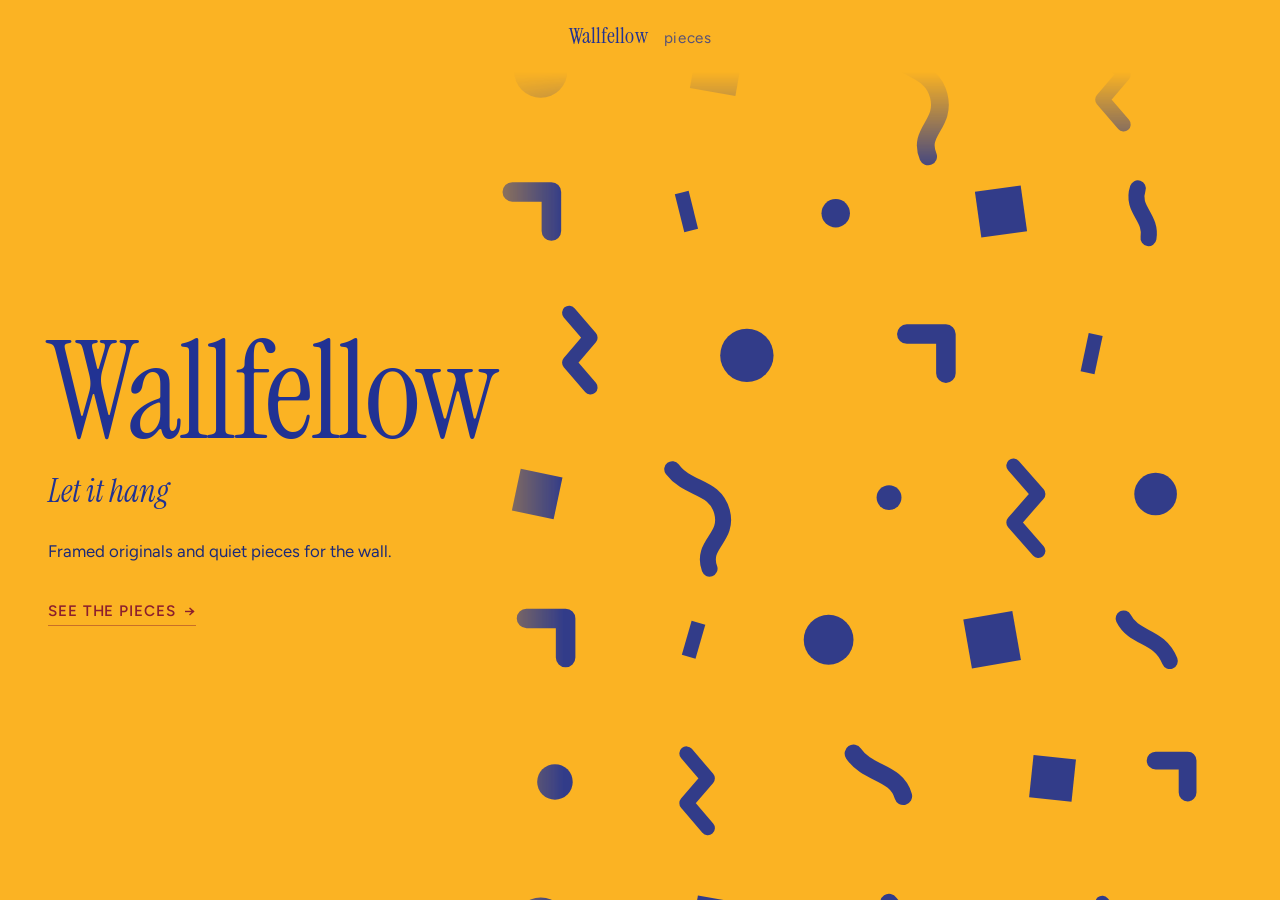
<file: index.html>
<!DOCTYPE html>
<html lang="en">
  <head>
    <meta charset="utf-8" />
    <meta name="viewport" content="width=device-width, initial-scale=1" />
    <title>Wallfellow — Let it hang</title>
    <meta
      name="description"
      content="Wallfellow — framed originals and quiet wall pieces. Let it hang."
    />
    <link rel="preconnect" href="https://fonts.googleapis.com" />
    <link rel="preconnect" href="https://fonts.gstatic.com" crossorigin />
    <link
      href="https://fonts.googleapis.com/css2?family=Figtree:wght@400;500;600&family=Instrument+Serif:ital@0;1&display=swap"
      rel="stylesheet"
    />
    <link rel="stylesheet" href="styles.css" />
  </head>
  <!--
    Experimental homepage flourish (HU-45):
    Toggle off by removing class "exp-home" from <body>
    (hides the right scroll band; restores footer).
    Header wordmark cycles: off → Memphis → graph → dots → off.
    Default is off (no scroll band).
  -->
  <body class="home exp-home" data-pattern="memphis">
    <div class="pattern-band" aria-hidden="true">
      <div class="pattern-band__layer pattern-band__layer--memphis">
        <div class="pattern-band__track">
          <div class="pattern-band__tile pattern-band__tile--memphis"></div>
          <div class="pattern-band__tile pattern-band__tile--memphis"></div>
          <div class="pattern-band__tile pattern-band__tile--memphis"></div>
          <div class="pattern-band__tile pattern-band__tile--memphis"></div>
        </div>
      </div>
      <div class="pattern-band__layer pattern-band__layer--graph">
        <div class="pattern-band__track pattern-band__track--graph">
          <div class="pattern-band__tile pattern-band__tile--graph"></div>
          <div class="pattern-band__tile pattern-band__tile--graph"></div>
          <div class="pattern-band__tile pattern-band__tile--graph"></div>
          <div class="pattern-band__tile pattern-band__tile--graph"></div>
        </div>
      </div>
      <div class="pattern-band__layer pattern-band__layer--dots">
        <div class="pattern-band__track pattern-band__track--dots">
          <div class="pattern-band__tile pattern-band__tile--dots"></div>
          <div class="pattern-band__tile pattern-band__tile--dots"></div>
          <div class="pattern-band__tile pattern-band__tile--dots"></div>
          <div class="pattern-band__tile pattern-band__tile--dots"></div>
        </div>
      </div>
    </div>

    <header class="site-header">
      <button
        type="button"
        class="wordmark wordmark--pattern-cycle"
        data-pattern-cycle
        aria-pressed="true"
        aria-label="Cycle page decoration"
      >
        Wallfellow
      </button>
      <nav class="site-nav" aria-label="Primary">
        <a class="nav-link" href="pieces/">Pieces</a>
      </nav>
    </header>

    <main class="hero">
      <h1 class="brand">Wallfellow</h1>
      <p class="tagline">Let it hang</p>
      <p class="lede">Framed originals and quiet pieces for the wall.</p>
      <a class="cta" href="pieces/">See the pieces</a>
    </main>

    <footer class="home-footer">
      <a href="https://www.etsy.com/shop/WallfellowStore" rel="noopener noreferrer"
        >Etsy · Wallfellow Store</a
      >
    </footer>

    <script src="home-pattern.js" defer></script>
  </body>
</html>
</file>
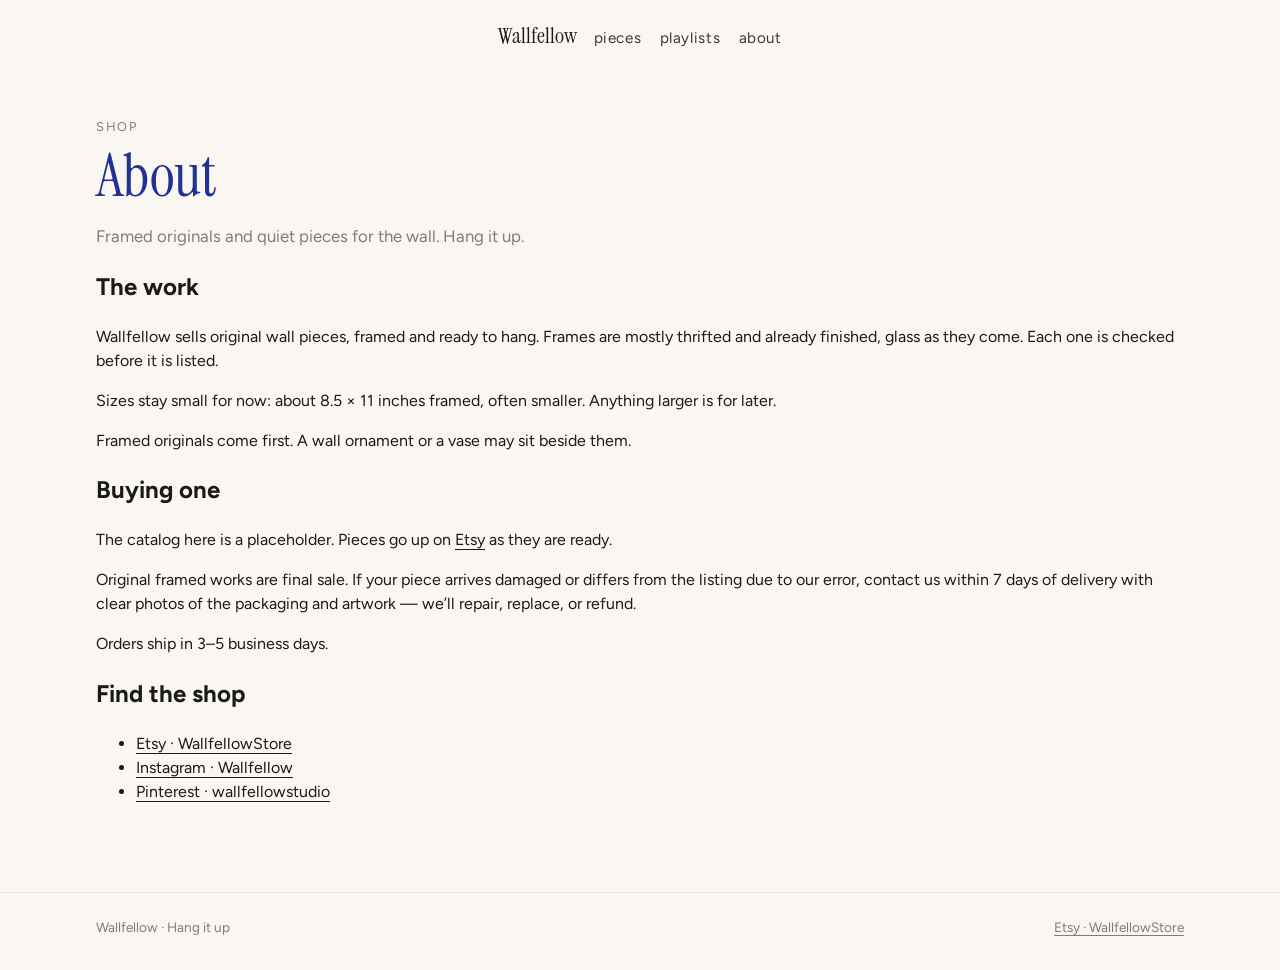
<file: about/index.html>
<!DOCTYPE html>
<html lang="en">
  <head>
    <meta charset="utf-8" />
    <meta name="viewport" content="width=device-width, initial-scale=1" />
    <title>About — Wallfellow</title>
    <meta
      name="description"
      content="Wallfellow sells framed original wall pieces. Hang it up."
    />
    <link rel="preconnect" href="https://fonts.googleapis.com" />
    <link rel="preconnect" href="https://fonts.gstatic.com" crossorigin />
    <link
      href="https://fonts.googleapis.com/css2?family=Figtree:wght@400;500;600&family=Instrument+Serif:ital@0;1&display=swap"
      rel="stylesheet"
    />
    <link rel="stylesheet" href="../styles.css" />
  </head>
  <body class="page">
    <header class="site-header">
      <a class="wordmark" href="../">Wallfellow</a>
      <nav class="site-nav" aria-label="Primary">
        <a class="nav-link" href="../pieces/">Pieces</a>
        <a class="nav-link" href="../playlists/">Playlists</a>
        <a class="nav-link" href="./" aria-current="page">About</a>
      </nav>
    </header>

    <main class="page-main">
      <p class="page-kicker">Shop</p>
      <h1 class="page-title">About</h1>
      <p class="page-intro">
        Framed originals and quiet pieces for the wall. Hang it up.
      </p>

      <div class="about-copy">
        <section>
          <h2>The work</h2>
          <p>
            Wallfellow sells original wall pieces, framed and ready to hang.
            Frames are mostly thrifted and already finished, glass as they come.
            Each one is checked before it is listed.
          </p>
          <p>
            Sizes stay small for now: about 8.5 × 11 inches framed, often smaller.
            Anything larger is for later.
          </p>
          <p>
            Framed originals come first. A wall ornament or a vase may sit beside
            them.
          </p>
        </section>

        <section>
          <h2>Buying one</h2>
          <p>
            The catalog here is a placeholder. Pieces go up on
            <a href="https://www.etsy.com/shop/WallfellowStore" rel="noopener noreferrer"
              >Etsy</a
            >
            as they are ready.
          </p>
          <p>
            Original framed works are final sale. If your piece arrives damaged
            or differs from the listing due to our error, contact us within 7
            days of delivery with clear photos of the packaging and artwork —
            we’ll repair, replace, or refund.
          </p>
          <p>Orders ship in 3–5 business days.</p>
        </section>

        <section>
          <h2>Find the shop</h2>
          <ul class="about-links">
            <li>
              <a
                href="https://www.etsy.com/shop/WallfellowStore"
                rel="noopener noreferrer"
                >Etsy · WallfellowStore</a
              >
            </li>
            <li>
              <a href="https://www.instagram.com/wallfellow/" rel="noopener noreferrer"
                >Instagram · Wallfellow</a
              >
            </li>
            <li>
              <a
                href="https://www.pinterest.com/wallfellowstudio/"
                rel="noopener noreferrer"
                >Pinterest · wallfellowstudio</a
              >
            </li>
          </ul>
        </section>
      </div>
    </main>

    <footer class="site-footer">
      <div class="site-footer-inner">
        <span>Wallfellow · Hang it up</span>
        <a href="https://www.etsy.com/shop/WallfellowStore" rel="noopener noreferrer"
          >Etsy · WallfellowStore</a
        >
      </div>
    </footer>
  </body>
</html>
</file>
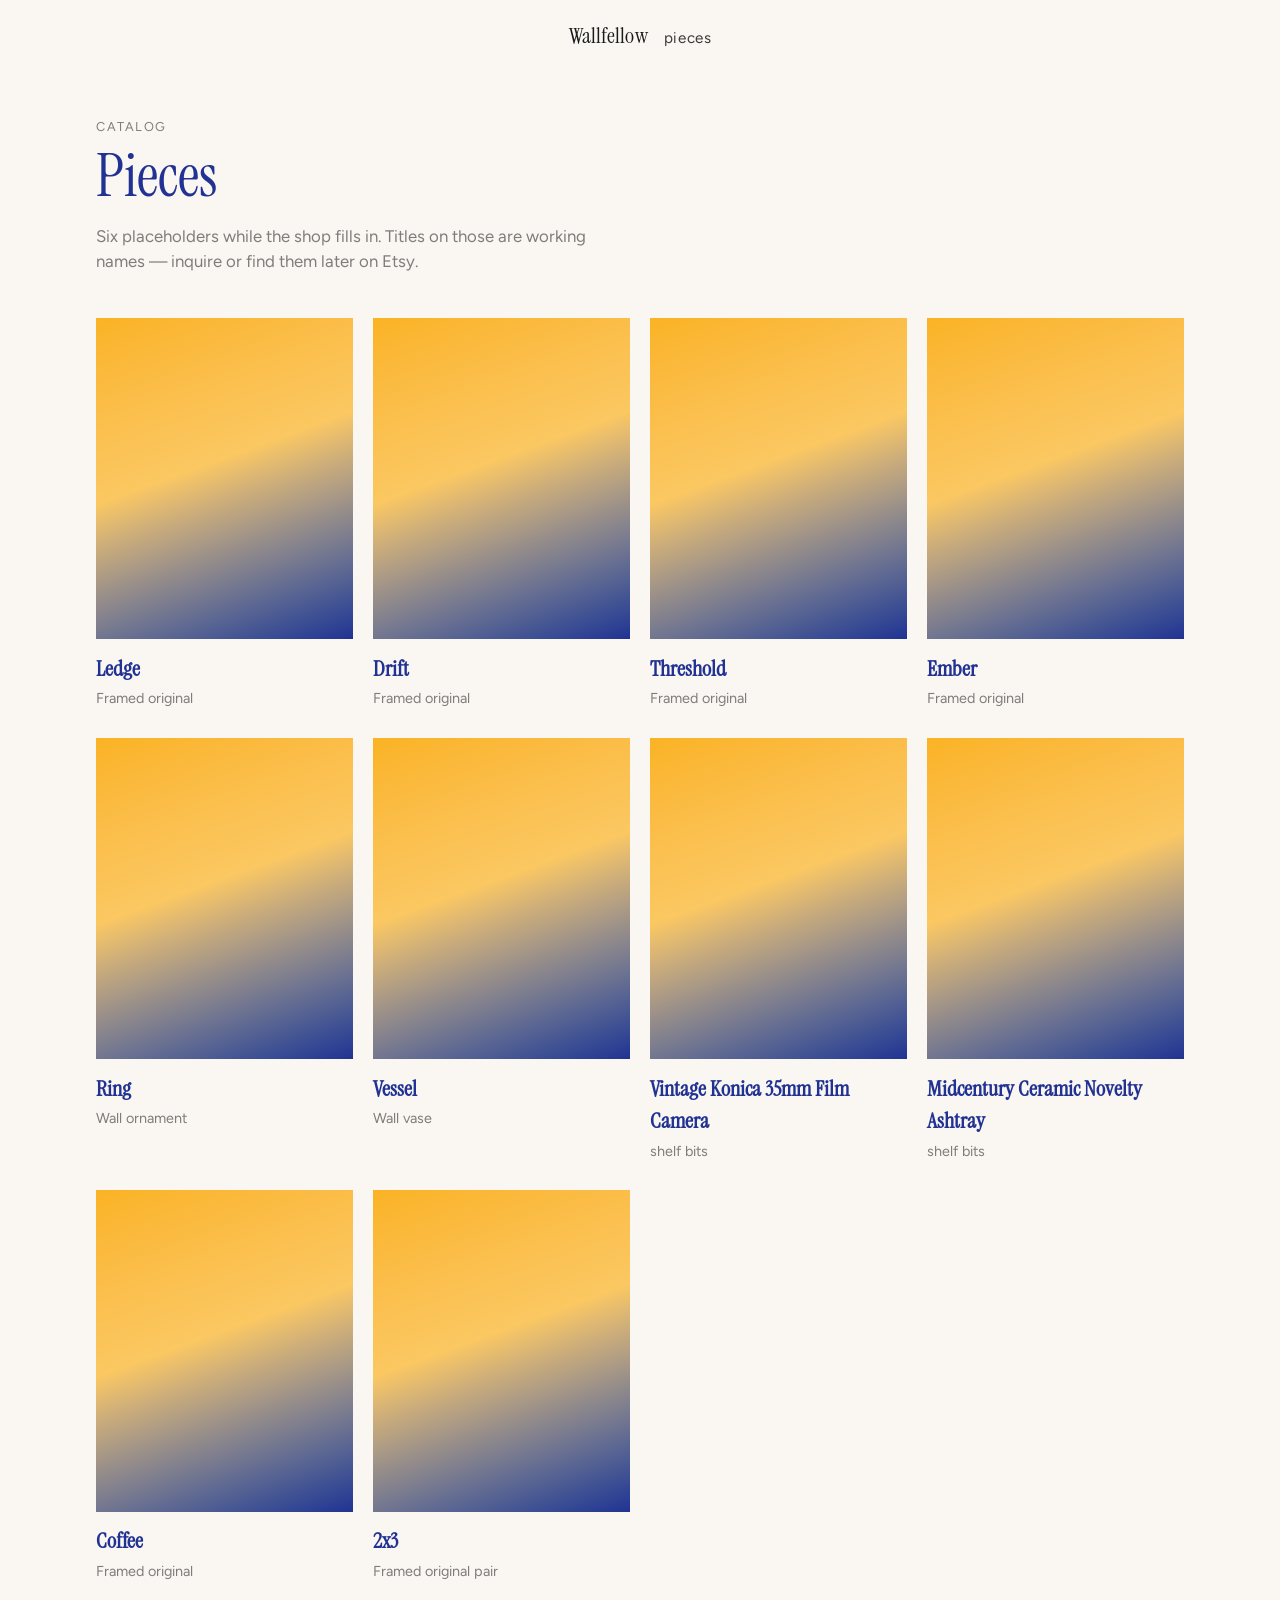
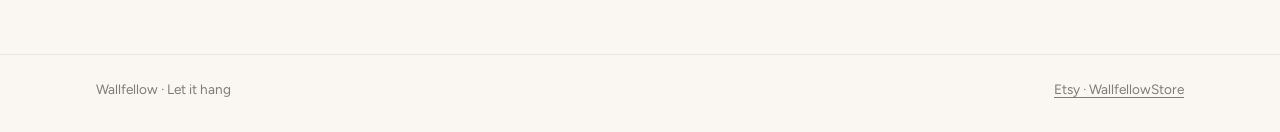
<file: pieces/index.html>
<!DOCTYPE html>
<html lang="en">
  <head>
    <meta charset="utf-8" />
    <meta name="viewport" content="width=device-width, initial-scale=1" />
    <title>Pieces — Wallfellow</title>
    <meta name="description" content="Placeholder catalog of Wallfellow pieces." />
    <link rel="preconnect" href="https://fonts.googleapis.com" />
    <link rel="preconnect" href="https://fonts.gstatic.com" crossorigin />
    <link
      href="https://fonts.googleapis.com/css2?family=Figtree:wght@400;500;600&family=Instrument+Serif:ital@0;1&display=swap"
      rel="stylesheet"
    />
    <link rel="stylesheet" href="../styles.css" />
  </head>
  <body class="page">
    <header class="site-header">
      <a class="wordmark" href="../">Wallfellow</a>
      <a class="nav-link" href="./" aria-current="page">Pieces</a>
    </header>

    <main class="page-main">
      <p class="page-kicker">Catalog</p>
      <h1 class="page-title">Pieces</h1>
      <p class="page-intro">
        Six placeholders while the shop fills in. Titles on those are working names —
        inquire or find them later on Etsy.
      </p>

      <ul class="piece-grid">
        <li>
          <a href="ledge.html">
            <div class="piece-swatch" aria-hidden="true"></div>
            <h2 class="piece-name">Ledge</h2>
            <p class="piece-meta">Framed original</p>
          </a>
        </li>
        <li>
          <a href="drift.html">
            <div class="piece-swatch" aria-hidden="true"></div>
            <h2 class="piece-name">Drift</h2>
            <p class="piece-meta">Framed original</p>
          </a>
        </li>
        <li>
          <a href="threshold.html">
            <div class="piece-swatch" aria-hidden="true"></div>
            <h2 class="piece-name">Threshold</h2>
            <p class="piece-meta">Framed original</p>
          </a>
        </li>
        <li>
          <a href="ember.html">
            <div class="piece-swatch" aria-hidden="true"></div>
            <h2 class="piece-name">Ember</h2>
            <p class="piece-meta">Framed original</p>
          </a>
        </li>
        <li>
          <a href="ring.html">
            <div class="piece-swatch" aria-hidden="true"></div>
            <h2 class="piece-name">Ring</h2>
            <p class="piece-meta">Wall ornament</p>
          </a>
        </li>
        <li>
          <a href="vessel.html">
            <div class="piece-swatch" aria-hidden="true"></div>
            <h2 class="piece-name">Vessel</h2>
            <p class="piece-meta">Wall vase</p>
          </a>
        </li>
        <li>
          <a href="konica.html">
            <div class="piece-swatch" aria-hidden="true"></div>
            <h2 class="piece-name">Vintage Konica 35mm Film Camera</h2>
            <p class="piece-meta">shelf bits</p>
          </a>
        </li>
        <li>
          <a href="ashtray.html">
            <div class="piece-swatch" aria-hidden="true"></div>
            <h2 class="piece-name">Midcentury Ceramic Novelty Ashtray</h2>
            <p class="piece-meta">shelf bits</p>
          </a>
        </li>
        <li>
          <a href="coffee.html">
            <div class="piece-swatch" aria-hidden="true"></div>
            <h2 class="piece-name">Coffee</h2>
            <p class="piece-meta">Framed original</p>
          </a>
        </li>
        <li>
          <a href="2x3.html">
            <div class="piece-swatch" aria-hidden="true"></div>
            <h2 class="piece-name">2x3</h2>
            <p class="piece-meta">Framed original pair</p>
          </a>
        </li>
      </ul>
    </main>

    <footer class="site-footer">
      <div class="site-footer-inner">
        <span>Wallfellow · Let it hang</span>
        <a href="https://www.etsy.com/shop/WallfellowStore" rel="noopener noreferrer"
          >Etsy · WallfellowStore</a
        >
      </div>
    </footer>
  </body>
</html>
</file>
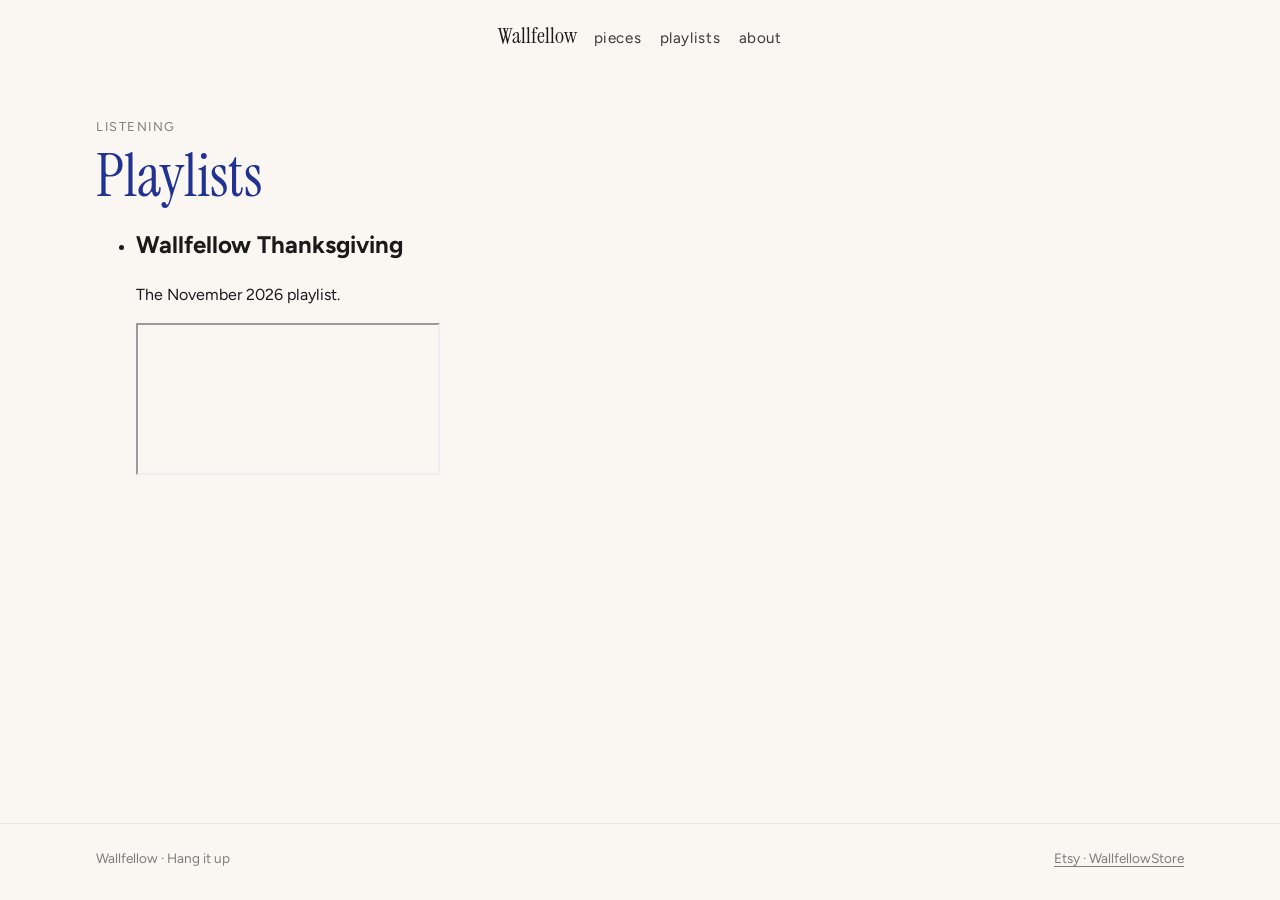
<file: playlists/index.html>
<!DOCTYPE html>
<html lang="en">
  <head>
    <meta charset="utf-8" />
    <meta name="viewport" content="width=device-width, initial-scale=1" />
    <title>Playlists — Wallfellow</title>
    <meta
      name="description"
      content="Wallfellow Thanksgiving, the November 2026 playlist."
    />
    <link rel="preconnect" href="https://fonts.googleapis.com" />
    <link rel="preconnect" href="https://fonts.gstatic.com" crossorigin />
    <link
      href="https://fonts.googleapis.com/css2?family=Figtree:wght@400;500;600&family=Instrument+Serif:ital@0;1&display=swap"
      rel="stylesheet"
    />
    <link rel="stylesheet" href="../styles.css" />
  </head>
  <body class="page">
    <header class="site-header">
      <a class="wordmark" href="../">Wallfellow</a>
      <nav class="site-nav" aria-label="Primary">
        <a class="nav-link" href="../pieces/">Pieces</a>
        <a class="nav-link" href="./" aria-current="page">Playlists</a>
        <a class="nav-link" href="../about/">About</a>
      </nav>
    </header>

    <main class="page-main">
      <p class="page-kicker">Listening</p>
      <h1 class="page-title">Playlists</h1>

      <ul class="playlist-list">
        <li class="playlist" id="wallfellow-thanksgiving">
          <div>
            <h2 class="playlist-title">Wallfellow Thanksgiving</h2>
            <p class="playlist-context">The November 2026 playlist.</p>
          </div>
          <div class="embed-slot">
            <iframe
              title="Wallfellow Thanksgiving"
              src="https://open.spotify.com/embed/playlist/7llLSOZeUAIC7IgCAZxfHd?utm_source=generator"
              height="152"
              loading="lazy"
              allow="autoplay; clipboard-write; encrypted-media; fullscreen; picture-in-picture"
              allowfullscreen
            ></iframe>
          </div>
        </li>
      </ul>
    </main>

    <footer class="site-footer">
      <div class="site-footer-inner">
        <span>Wallfellow · Hang it up</span>
        <a href="https://www.etsy.com/shop/WallfellowStore" rel="noopener noreferrer"
          >Etsy · WallfellowStore</a
        >
      </div>
    </footer>

    <script>
      document.querySelectorAll(".embed-slot iframe").forEach((frame) => {
        const src = frame.getAttribute("src") || "";
        if (!src || src === "about:blank") return;
        const slot = frame.closest(".embed-slot");
        if (!slot) return;
        slot.classList.remove("is-placeholder");
        frame.removeAttribute("aria-hidden");
      });
    </script>
  </body>
</html>
</file>
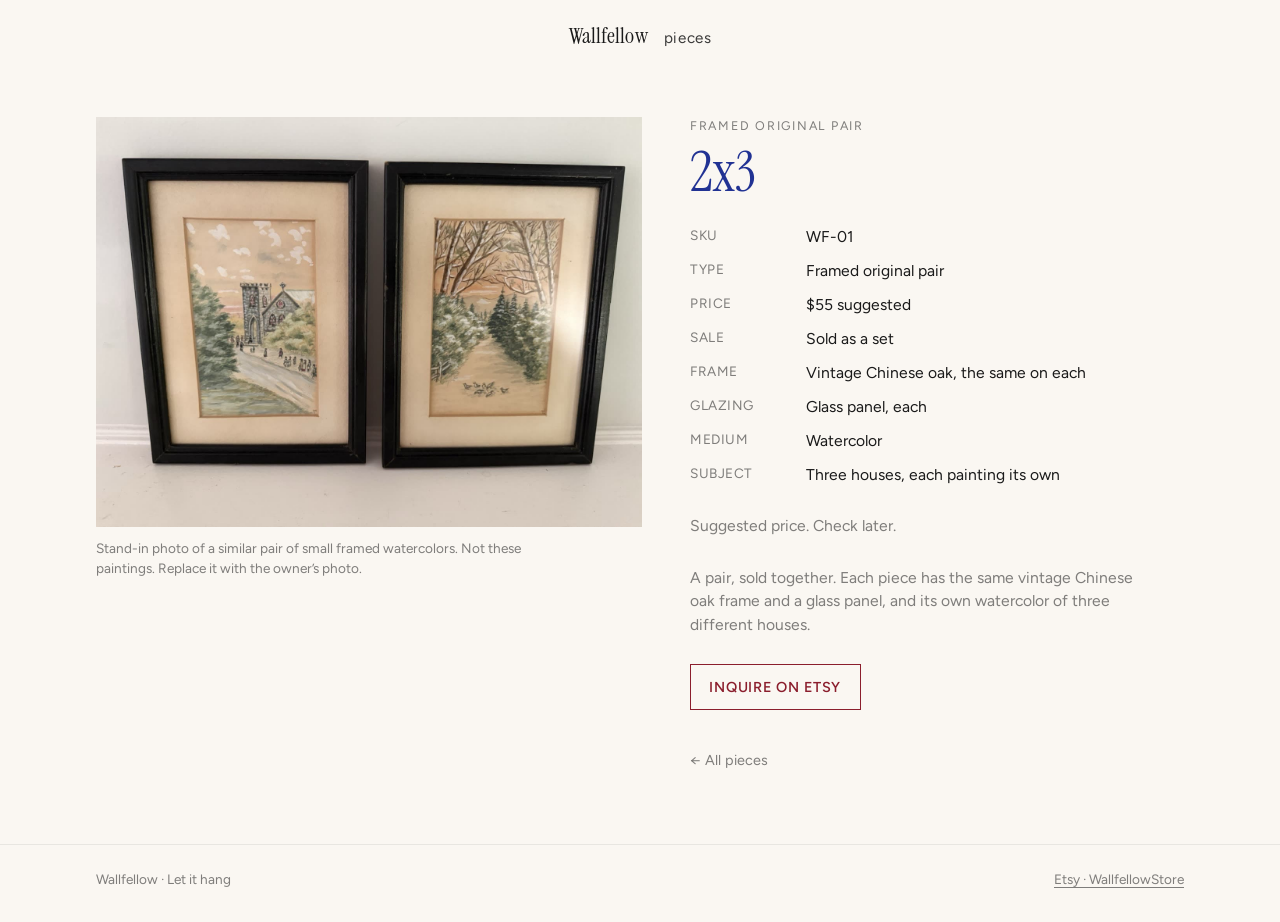
<file: pieces/2x3.html>
<!DOCTYPE html>
<html lang="en">
  <head>
    <meta charset="utf-8" />
    <meta name="viewport" content="width=device-width, initial-scale=1" />
    <title>2x3 — Wallfellow</title>
    <meta
      name="description"
      content="2x3, a framed original pair. Sold as a set. Matching vintage Chinese oak frames, glass, each a watercolor of three houses."
    />
    <link rel="preconnect" href="https://fonts.googleapis.com" />
    <link rel="preconnect" href="https://fonts.gstatic.com" crossorigin />
    <link
      href="https://fonts.googleapis.com/css2?family=Figtree:wght@400;500;600&family=Instrument+Serif:ital@0;1&display=swap"
      rel="stylesheet"
    />
    <link rel="stylesheet" href="../styles.css" />
  </head>
  <body class="page">
    <header class="site-header">
      <a class="wordmark" href="../">Wallfellow</a>
      <a class="nav-link" href="./">Pieces</a>
    </header>

    <main class="page-main">
      <article class="product">
        <figure class="product-figure">
          <img
            src="../assets/pieces/two-by-three-stand-in.jpg"
            alt="Stand-in photo of a similar pair of small framed watercolors, not these paintings"
          />
          <figcaption class="product-caption">
            Stand-in photo of a similar pair of small framed watercolors. Not these paintings. Replace it with the owner’s photo.
          </figcaption>
        </figure>
        <div>
          <p class="product-type">Framed original pair</p>
          <h1 class="product-title">2x3</h1>
          <ul class="product-facts">
            <li>
              <span class="label">SKU</span>
              <span>WF-01</span>
            </li>
            <li>
              <span class="label">Type</span>
              <span>Framed original pair</span>
            </li>
            <li>
              <span class="label">Price</span>
              <span>$55 suggested</span>
            </li>
            <li>
              <span class="label">Sale</span>
              <span>Sold as a set</span>
            </li>
            <li>
              <span class="label">Frame</span>
              <span>Vintage Chinese oak, the same on each</span>
            </li>
            <li>
              <span class="label">Glazing</span>
              <span>Glass panel, each</span>
            </li>
            <li>
              <span class="label">Medium</span>
              <span>Watercolor</span>
            </li>
            <li>
              <span class="label">Subject</span>
              <span>Three houses, each painting its own</span>
            </li>
          </ul>
          <p class="product-note">Suggested price. Check later.</p>
          <p class="product-note">
            A pair, sold together. Each piece has the same vintage Chinese oak frame and a glass panel, and its own watercolor of three different houses.
          </p>
          <a
            class="inquire"
            href="https://www.etsy.com/shop/WallfellowStore"
            rel="noopener noreferrer"
            >Inquire on Etsy</a
          >
          <div>
            <a class="back-link" href="./">← All pieces</a>
          </div>
        </div>
      </article>
    </main>

    <footer class="site-footer">
      <div class="site-footer-inner">
        <span>Wallfellow · Let it hang</span>
        <a href="https://www.etsy.com/shop/WallfellowStore" rel="noopener noreferrer"
          >Etsy · WallfellowStore</a
        >
      </div>
    </footer>
  </body>
</html>
</file>
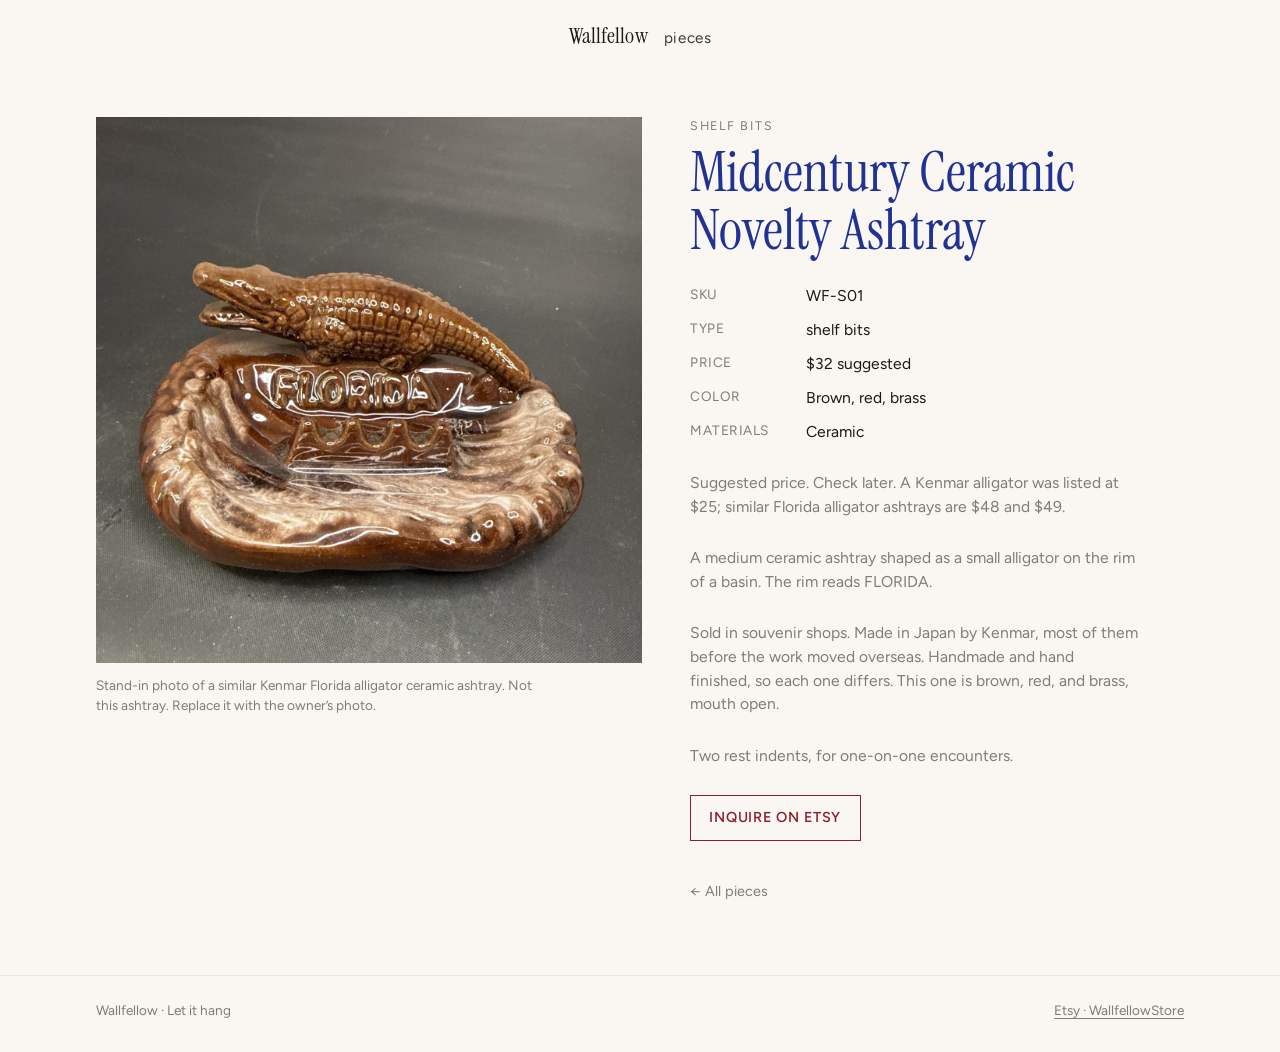
<file: pieces/ashtray.html>
<!DOCTYPE html>
<html lang="en">
  <head>
    <meta charset="utf-8" />
    <meta name="viewport" content="width=device-width, initial-scale=1" />
    <title>Midcentury Ceramic Novelty Ashtray — Wallfellow</title>
    <meta
      name="description"
      content="Midcentury ceramic novelty ashtray. Shelf bits. Ceramic, in brown, red, and brass."
    />
    <link rel="preconnect" href="https://fonts.googleapis.com" />
    <link rel="preconnect" href="https://fonts.gstatic.com" crossorigin />
    <link
      href="https://fonts.googleapis.com/css2?family=Figtree:wght@400;500;600&family=Instrument+Serif:ital@0;1&display=swap"
      rel="stylesheet"
    />
    <link rel="stylesheet" href="../styles.css" />
  </head>
  <body class="page">
    <header class="site-header">
      <a class="wordmark" href="../">Wallfellow</a>
      <a class="nav-link" href="./">Pieces</a>
    </header>

    <main class="page-main">
      <article class="product">
        <figure class="product-figure">
          <img
            src="../assets/pieces/ashtray-stand-in.jpg"
            alt="Stand-in photo of a similar Florida alligator ceramic ashtray, not this ashtray"
          />
          <figcaption class="product-caption">
            Stand-in photo of a similar Kenmar Florida alligator ceramic ashtray. Not this ashtray. Replace it with the owner’s photo.
          </figcaption>
        </figure>
        <div>
          <p class="product-type">shelf bits</p>
          <h1 class="product-title">Midcentury Ceramic Novelty Ashtray</h1>
          <ul class="product-facts">
            <li>
              <span class="label">SKU</span>
              <span>WF-S01</span>
            </li>
            <li>
              <span class="label">Type</span>
              <span>shelf bits</span>
            </li>
            <li>
              <span class="label">Price</span>
              <span>$32 suggested</span>
            </li>
            <li>
              <span class="label">Color</span>
              <span>Brown, red, brass</span>
            </li>
            <li>
              <span class="label">Materials</span>
              <span>Ceramic</span>
            </li>
          </ul>
          <p class="product-note">
            Suggested price. Check later. A Kenmar alligator was listed at $25; similar Florida alligator ashtrays are $48 and $49.
          </p>
          <p class="product-note">
            A medium ceramic ashtray shaped as a small alligator on the rim of a basin. The rim reads FLORIDA.
          </p>
          <p class="product-note">
            Sold in souvenir shops. Made in Japan by Kenmar, most of them before the work moved overseas. Handmade and hand finished, so each one differs. This one is brown, red, and brass, mouth open.
          </p>
          <p class="product-note">
            Two rest indents, for one-on-one encounters.
          </p>
          <a
            class="inquire"
            href="https://www.etsy.com/shop/WallfellowStore"
            rel="noopener noreferrer"
            >Inquire on Etsy</a
          >
          <div>
            <a class="back-link" href="./">← All pieces</a>
          </div>
        </div>
      </article>
    </main>

    <footer class="site-footer">
      <div class="site-footer-inner">
        <span>Wallfellow · Let it hang</span>
        <a href="https://www.etsy.com/shop/WallfellowStore" rel="noopener noreferrer"
          >Etsy · WallfellowStore</a
        >
      </div>
    </footer>
  </body>
</html>
</file>
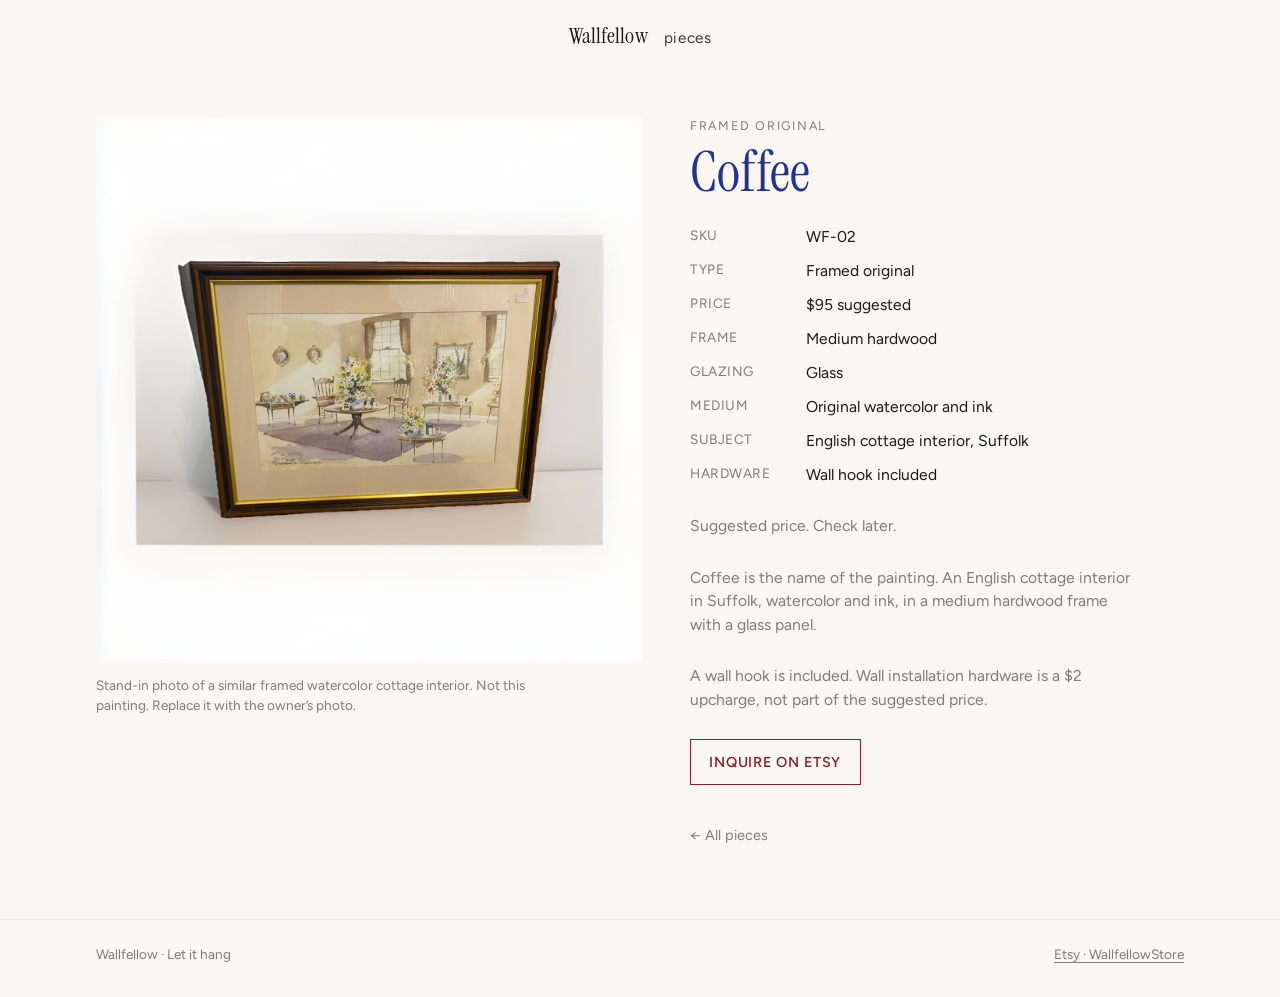
<file: pieces/coffee.html>
<!DOCTYPE html>
<html lang="en">
  <head>
    <meta charset="utf-8" />
    <meta name="viewport" content="width=device-width, initial-scale=1" />
    <title>Coffee — Wallfellow</title>
    <meta
      name="description"
      content="Coffee, a framed original. Watercolor and ink of an English cottage interior in Suffolk, in a medium hardwood frame with glass."
    />
    <link rel="preconnect" href="https://fonts.googleapis.com" />
    <link rel="preconnect" href="https://fonts.gstatic.com" crossorigin />
    <link
      href="https://fonts.googleapis.com/css2?family=Figtree:wght@400;500;600&family=Instrument+Serif:ital@0;1&display=swap"
      rel="stylesheet"
    />
    <link rel="stylesheet" href="../styles.css" />
  </head>
  <body class="page">
    <header class="site-header">
      <a class="wordmark" href="../">Wallfellow</a>
      <a class="nav-link" href="./">Pieces</a>
    </header>

    <main class="page-main">
      <article class="product">
        <figure class="product-figure">
          <img
            src="../assets/pieces/coffee-stand-in.jpg"
            alt="Stand-in photo of a similar framed watercolor cottage interior, not this painting"
          />
          <figcaption class="product-caption">
            Stand-in photo of a similar framed watercolor cottage interior. Not this painting. Replace it with the owner’s photo.
          </figcaption>
        </figure>
        <div>
          <p class="product-type">Framed original</p>
          <h1 class="product-title">Coffee</h1>
          <ul class="product-facts">
            <li>
              <span class="label">SKU</span>
              <span>WF-02</span>
            </li>
            <li>
              <span class="label">Type</span>
              <span>Framed original</span>
            </li>
            <li>
              <span class="label">Price</span>
              <span>$95 suggested</span>
            </li>
            <li>
              <span class="label">Frame</span>
              <span>Medium hardwood</span>
            </li>
            <li>
              <span class="label">Glazing</span>
              <span>Glass</span>
            </li>
            <li>
              <span class="label">Medium</span>
              <span>Original watercolor and ink</span>
            </li>
            <li>
              <span class="label">Subject</span>
              <span>English cottage interior, Suffolk</span>
            </li>
            <li>
              <span class="label">Hardware</span>
              <span>Wall hook included</span>
            </li>
          </ul>
          <p class="product-note">Suggested price. Check later.</p>
          <p class="product-note">
            Coffee is the name of the painting. An English cottage interior in Suffolk, watercolor and ink, in a medium hardwood frame with a glass panel.
          </p>
          <p class="product-note">
            A wall hook is included. Wall installation hardware is a $2 upcharge, not part of the suggested price.
          </p>
          <a
            class="inquire"
            href="https://www.etsy.com/shop/WallfellowStore"
            rel="noopener noreferrer"
            >Inquire on Etsy</a
          >
          <div>
            <a class="back-link" href="./">← All pieces</a>
          </div>
        </div>
      </article>
    </main>

    <footer class="site-footer">
      <div class="site-footer-inner">
        <span>Wallfellow · Let it hang</span>
        <a href="https://www.etsy.com/shop/WallfellowStore" rel="noopener noreferrer"
          >Etsy · WallfellowStore</a
        >
      </div>
    </footer>
  </body>
</html>
</file>
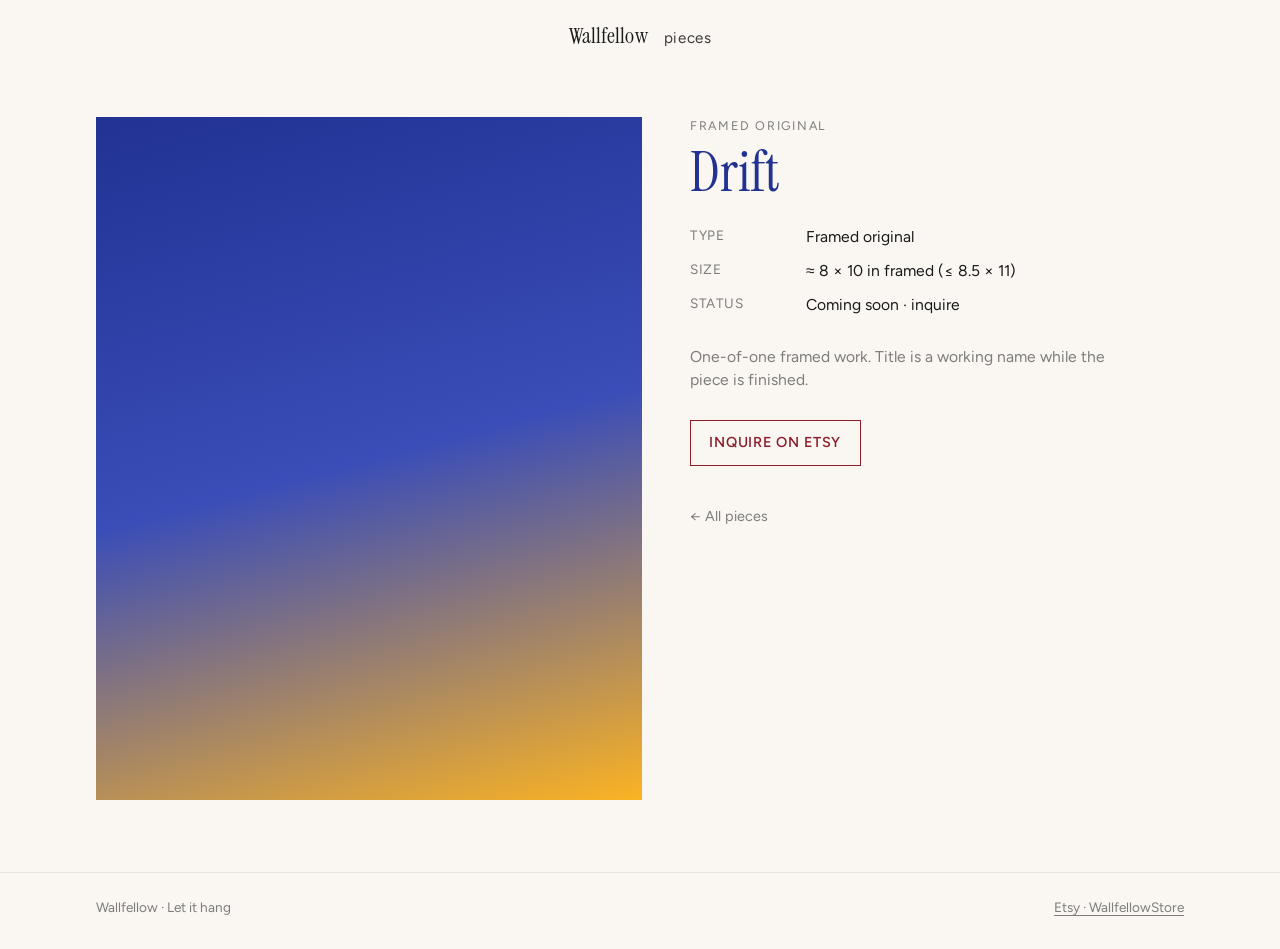
<file: pieces/drift.html>
<!DOCTYPE html>
<html lang="en">
  <head>
    <meta charset="utf-8" />
    <meta name="viewport" content="width=device-width, initial-scale=1" />
    <title>Drift — Wallfellow</title>
    <meta name="description" content="Drift: Framed original from Wallfellow. Coming soon." />
    <link rel="preconnect" href="https://fonts.googleapis.com" />
    <link rel="preconnect" href="https://fonts.gstatic.com" crossorigin />
    <link
      href="https://fonts.googleapis.com/css2?family=Figtree:wght@400;500;600&family=Instrument+Serif:ital@0;1&display=swap"
      rel="stylesheet"
    />
    <link rel="stylesheet" href="../styles.css" />
  </head>
  <body class="page">
    <header class="site-header">
      <a class="wordmark" href="../">Wallfellow</a>
      <a class="nav-link" href="./">Pieces</a>
    </header>

    <main class="page-main">
      <article class="product">
        <div class="product-visual drift" role="img" aria-label="Color field placeholder for Drift"></div>
        <div>
          <p class="product-type">Framed original</p>
          <h1 class="product-title">Drift</h1>
          <ul class="product-facts">
            <li>
              <span class="label">Type</span>
              <span>Framed original</span>
            </li>
            <li>
              <span class="label">Size</span>
              <span>≈ 8 × 10 in framed (≤ 8.5 × 11)</span>
            </li>
            <li>
              <span class="label">Status</span>
              <span>Coming soon · inquire</span>
            </li>
          </ul>
          <p class="product-note">One-of-one framed work. Title is a working name while the piece is finished.</p>
          <a
            class="inquire"
            href="https://www.etsy.com/shop/WallfellowStore"
            rel="noopener noreferrer"
            >Inquire on Etsy</a
          >
          <div>
            <a class="back-link" href="./">← All pieces</a>
          </div>
        </div>
      </article>
    </main>

    <footer class="site-footer">
      <div class="site-footer-inner">
        <span>Wallfellow · Let it hang</span>
        <a href="https://www.etsy.com/shop/WallfellowStore" rel="noopener noreferrer"
          >Etsy · WallfellowStore</a
        >
      </div>
    </footer>
  </body>
</html>
</file>
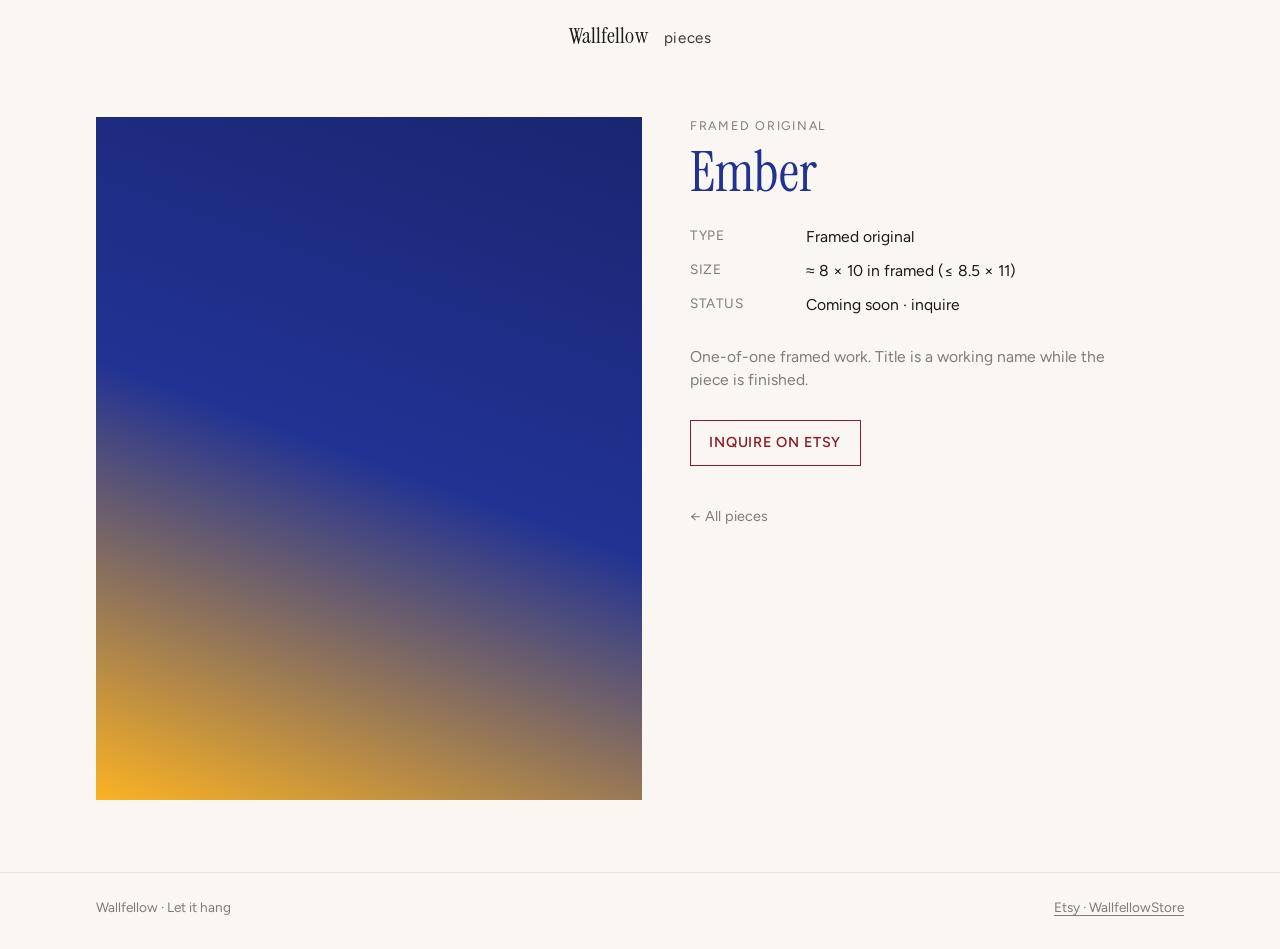
<file: pieces/ember.html>
<!DOCTYPE html>
<html lang="en">
  <head>
    <meta charset="utf-8" />
    <meta name="viewport" content="width=device-width, initial-scale=1" />
    <title>Ember — Wallfellow</title>
    <meta name="description" content="Ember: Framed original from Wallfellow. Coming soon." />
    <link rel="preconnect" href="https://fonts.googleapis.com" />
    <link rel="preconnect" href="https://fonts.gstatic.com" crossorigin />
    <link
      href="https://fonts.googleapis.com/css2?family=Figtree:wght@400;500;600&family=Instrument+Serif:ital@0;1&display=swap"
      rel="stylesheet"
    />
    <link rel="stylesheet" href="../styles.css" />
  </head>
  <body class="page">
    <header class="site-header">
      <a class="wordmark" href="../">Wallfellow</a>
      <a class="nav-link" href="./">Pieces</a>
    </header>

    <main class="page-main">
      <article class="product">
        <div class="product-visual ember" role="img" aria-label="Color field placeholder for Ember"></div>
        <div>
          <p class="product-type">Framed original</p>
          <h1 class="product-title">Ember</h1>
          <ul class="product-facts">
            <li>
              <span class="label">Type</span>
              <span>Framed original</span>
            </li>
            <li>
              <span class="label">Size</span>
              <span>≈ 8 × 10 in framed (≤ 8.5 × 11)</span>
            </li>
            <li>
              <span class="label">Status</span>
              <span>Coming soon · inquire</span>
            </li>
          </ul>
          <p class="product-note">One-of-one framed work. Title is a working name while the piece is finished.</p>
          <a
            class="inquire"
            href="https://www.etsy.com/shop/WallfellowStore"
            rel="noopener noreferrer"
            >Inquire on Etsy</a
          >
          <div>
            <a class="back-link" href="./">← All pieces</a>
          </div>
        </div>
      </article>
    </main>

    <footer class="site-footer">
      <div class="site-footer-inner">
        <span>Wallfellow · Let it hang</span>
        <a href="https://www.etsy.com/shop/WallfellowStore" rel="noopener noreferrer"
          >Etsy · WallfellowStore</a
        >
      </div>
    </footer>
  </body>
</html>
</file>
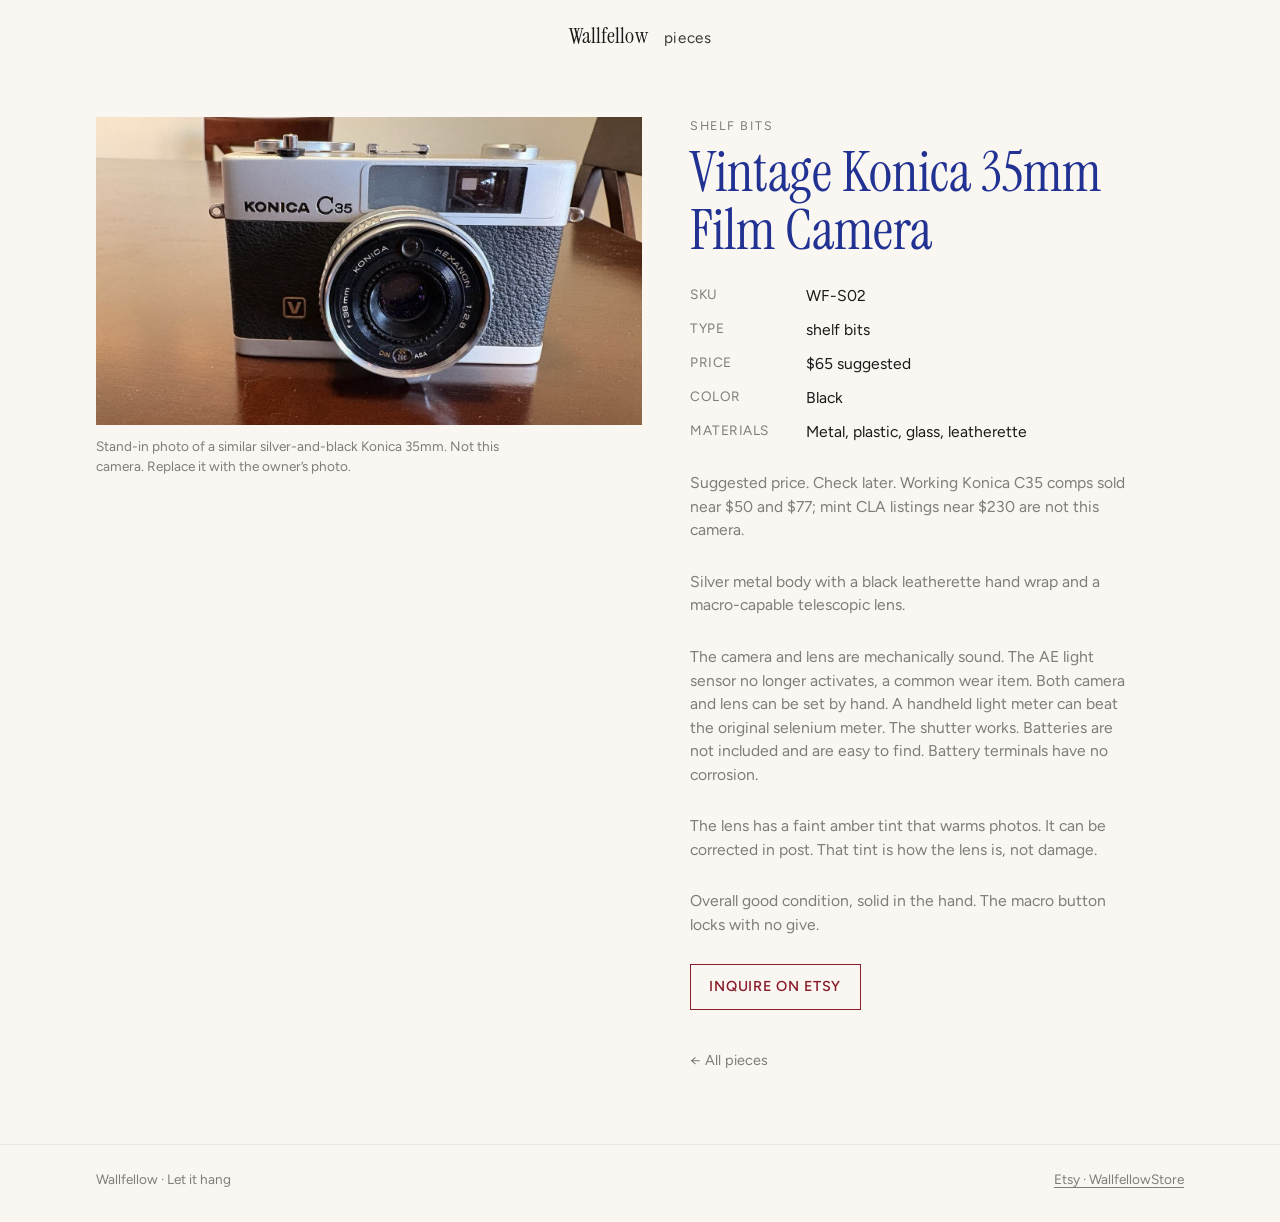
<file: pieces/konica.html>
<!DOCTYPE html>
<html lang="en">
  <head>
    <meta charset="utf-8" />
    <meta name="viewport" content="width=device-width, initial-scale=1" />
    <title>Vintage Konica 35mm Film Camera — Wallfellow</title>
    <meta
      name="description"
      content="Vintage Konica 35mm film camera. Shelf bits. Silver body, black leatherette, macro-capable telescopic lens."
    />
    <link rel="preconnect" href="https://fonts.googleapis.com" />
    <link rel="preconnect" href="https://fonts.gstatic.com" crossorigin />
    <link
      href="https://fonts.googleapis.com/css2?family=Figtree:wght@400;500;600&family=Instrument+Serif:ital@0;1&display=swap"
      rel="stylesheet"
    />
    <link rel="stylesheet" href="../styles.css" />
  </head>
  <body class="page">
    <header class="site-header">
      <a class="wordmark" href="../">Wallfellow</a>
      <a class="nav-link" href="./">Pieces</a>
    </header>

    <main class="page-main">
      <article class="product">
        <figure class="product-figure">
          <img
            src="../assets/pieces/konica-stand-in.jpg"
            alt="Stand-in photo of a similar silver-and-black Konica 35mm, not this camera"
          />
          <figcaption class="product-caption">
            Stand-in photo of a similar silver-and-black Konica 35mm. Not this camera. Replace it with the owner’s photo.
          </figcaption>
        </figure>
        <div>
          <p class="product-type">shelf bits</p>
          <h1 class="product-title">Vintage Konica 35mm Film Camera</h1>
          <ul class="product-facts">
            <li>
              <span class="label">SKU</span>
              <span>WF-S02</span>
            </li>
            <li>
              <span class="label">Type</span>
              <span>shelf bits</span>
            </li>
            <li>
              <span class="label">Price</span>
              <span>$65 suggested</span>
            </li>
            <li>
              <span class="label">Color</span>
              <span>Black</span>
            </li>
            <li>
              <span class="label">Materials</span>
              <span>Metal, plastic, glass, leatherette</span>
            </li>
          </ul>
          <p class="product-note">
            Suggested price. Check later. Working Konica C35 comps sold near $50 and $77; mint CLA listings near $230 are not this camera.
          </p>
          <p class="product-note">
            Silver metal body with a black leatherette hand wrap and a macro-capable telescopic lens.
          </p>
          <p class="product-note">
            The camera and lens are mechanically sound. The AE light sensor no longer activates, a common wear item. Both camera and lens can be set by hand. A handheld light meter can beat the original selenium meter. The shutter works. Batteries are not included and are easy to find. Battery terminals have no corrosion.
          </p>
          <p class="product-note">
            The lens has a faint amber tint that warms photos. It can be corrected in post. That tint is how the lens is, not damage.
          </p>
          <p class="product-note">
            Overall good condition, solid in the hand. The macro button locks with no give.
          </p>
          <a
            class="inquire"
            href="https://www.etsy.com/shop/WallfellowStore"
            rel="noopener noreferrer"
            >Inquire on Etsy</a
          >
          <div>
            <a class="back-link" href="./">← All pieces</a>
          </div>
        </div>
      </article>
    </main>

    <footer class="site-footer">
      <div class="site-footer-inner">
        <span>Wallfellow · Let it hang</span>
        <a href="https://www.etsy.com/shop/WallfellowStore" rel="noopener noreferrer"
          >Etsy · WallfellowStore</a
        >
      </div>
    </footer>
  </body>
</html>
</file>
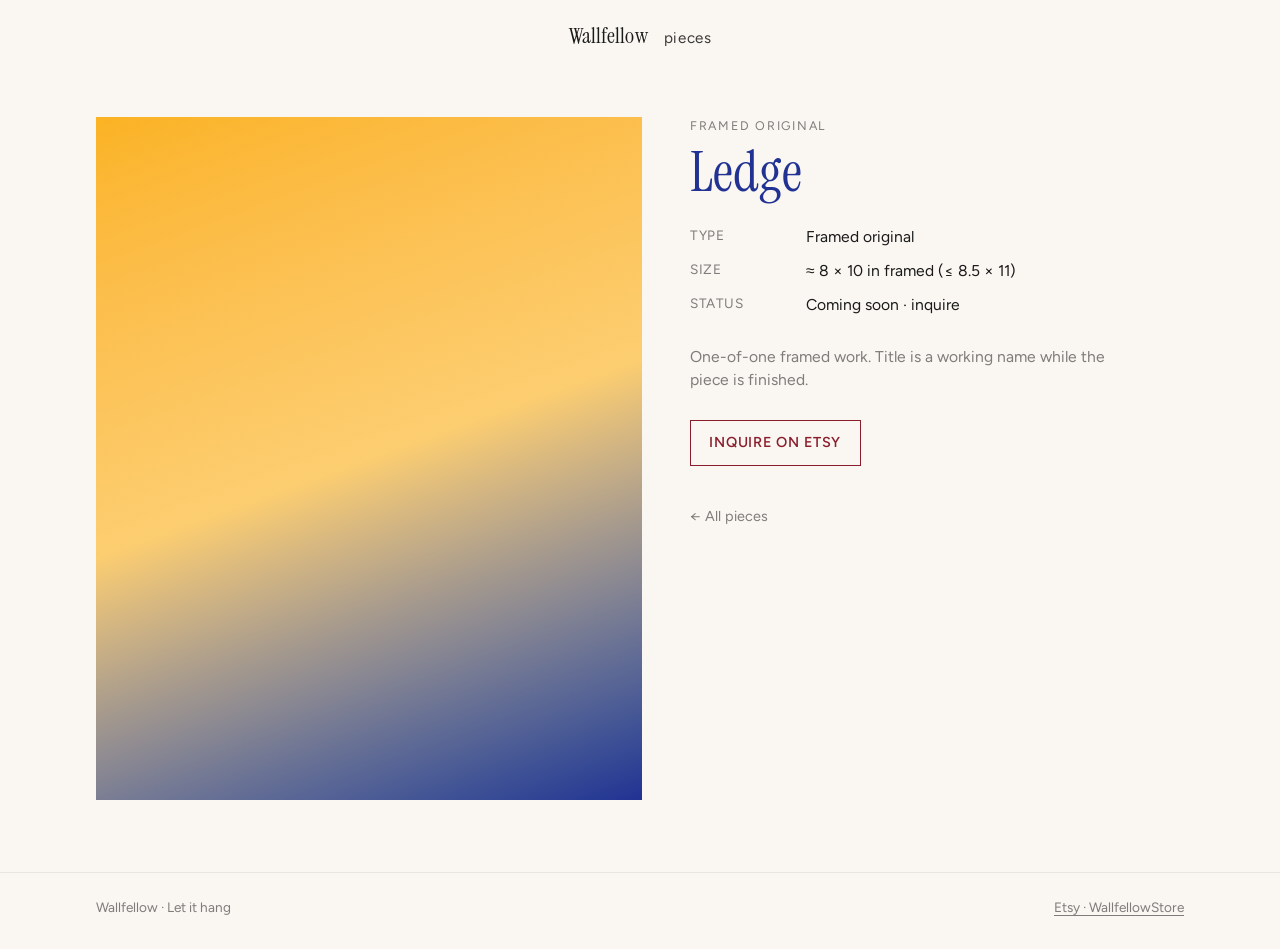
<file: pieces/ledge.html>
<!DOCTYPE html>
<html lang="en">
  <head>
    <meta charset="utf-8" />
    <meta name="viewport" content="width=device-width, initial-scale=1" />
    <title>Ledge — Wallfellow</title>
    <meta name="description" content="Ledge: Framed original from Wallfellow. Coming soon." />
    <link rel="preconnect" href="https://fonts.googleapis.com" />
    <link rel="preconnect" href="https://fonts.gstatic.com" crossorigin />
    <link
      href="https://fonts.googleapis.com/css2?family=Figtree:wght@400;500;600&family=Instrument+Serif:ital@0;1&display=swap"
      rel="stylesheet"
    />
    <link rel="stylesheet" href="../styles.css" />
  </head>
  <body class="page">
    <header class="site-header">
      <a class="wordmark" href="../">Wallfellow</a>
      <a class="nav-link" href="./">Pieces</a>
    </header>

    <main class="page-main">
      <article class="product">
        <div class="product-visual ledge" role="img" aria-label="Color field placeholder for Ledge"></div>
        <div>
          <p class="product-type">Framed original</p>
          <h1 class="product-title">Ledge</h1>
          <ul class="product-facts">
            <li>
              <span class="label">Type</span>
              <span>Framed original</span>
            </li>
            <li>
              <span class="label">Size</span>
              <span>≈ 8 × 10 in framed (≤ 8.5 × 11)</span>
            </li>
            <li>
              <span class="label">Status</span>
              <span>Coming soon · inquire</span>
            </li>
          </ul>
          <p class="product-note">One-of-one framed work. Title is a working name while the piece is finished.</p>
          <a
            class="inquire"
            href="https://www.etsy.com/shop/WallfellowStore"
            rel="noopener noreferrer"
            >Inquire on Etsy</a
          >
          <div>
            <a class="back-link" href="./">← All pieces</a>
          </div>
        </div>
      </article>
    </main>

    <footer class="site-footer">
      <div class="site-footer-inner">
        <span>Wallfellow · Let it hang</span>
        <a href="https://www.etsy.com/shop/WallfellowStore" rel="noopener noreferrer"
          >Etsy · WallfellowStore</a
        >
      </div>
    </footer>
  </body>
</html>
</file>
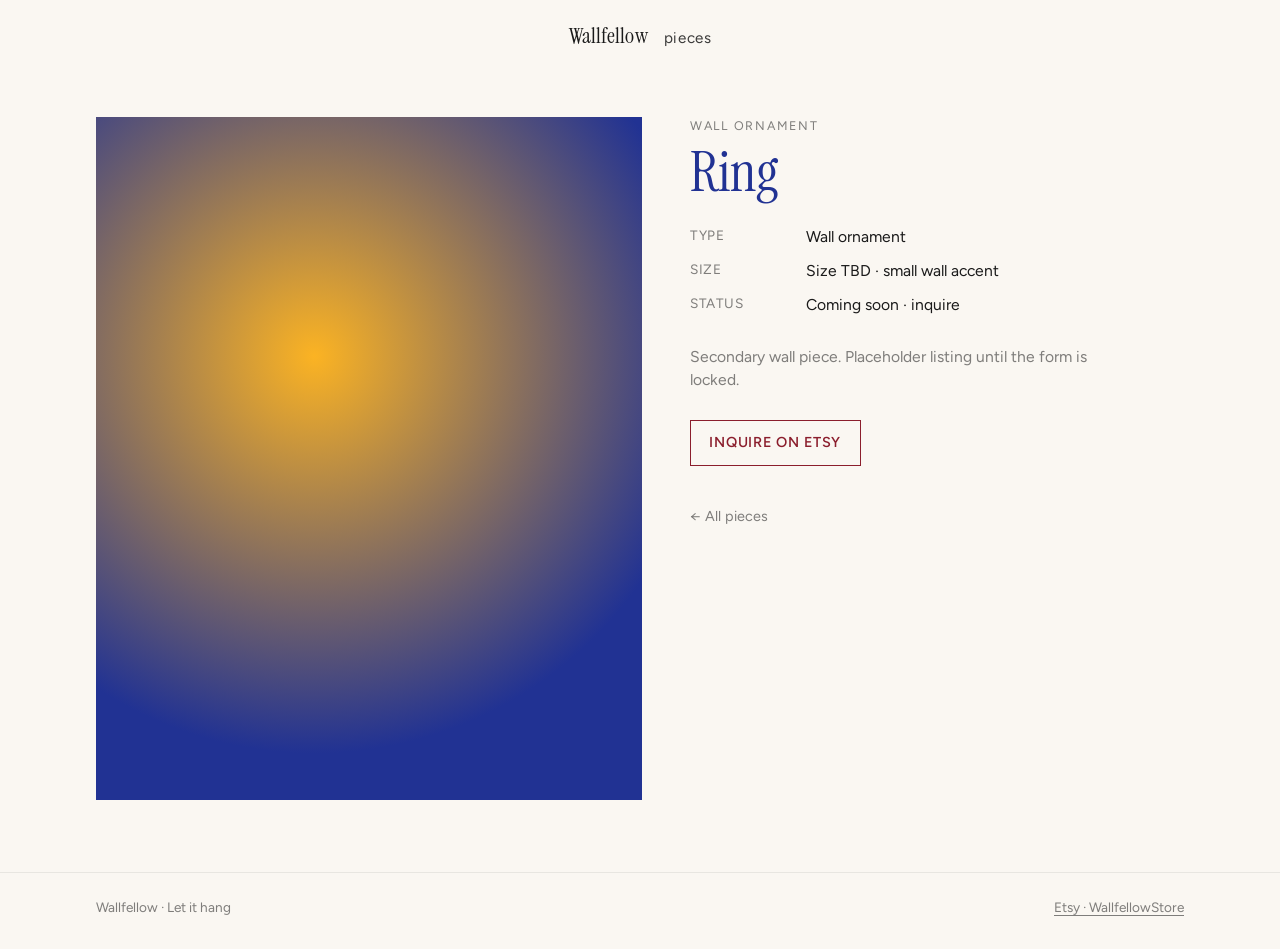
<file: pieces/ring.html>
<!DOCTYPE html>
<html lang="en">
  <head>
    <meta charset="utf-8" />
    <meta name="viewport" content="width=device-width, initial-scale=1" />
    <title>Ring — Wallfellow</title>
    <meta name="description" content="Ring: Wall ornament from Wallfellow. Coming soon." />
    <link rel="preconnect" href="https://fonts.googleapis.com" />
    <link rel="preconnect" href="https://fonts.gstatic.com" crossorigin />
    <link
      href="https://fonts.googleapis.com/css2?family=Figtree:wght@400;500;600&family=Instrument+Serif:ital@0;1&display=swap"
      rel="stylesheet"
    />
    <link rel="stylesheet" href="../styles.css" />
  </head>
  <body class="page">
    <header class="site-header">
      <a class="wordmark" href="../">Wallfellow</a>
      <a class="nav-link" href="./">Pieces</a>
    </header>

    <main class="page-main">
      <article class="product">
        <div class="product-visual ring" role="img" aria-label="Color field placeholder for Ring"></div>
        <div>
          <p class="product-type">Wall ornament</p>
          <h1 class="product-title">Ring</h1>
          <ul class="product-facts">
            <li>
              <span class="label">Type</span>
              <span>Wall ornament</span>
            </li>
            <li>
              <span class="label">Size</span>
              <span>Size TBD · small wall accent</span>
            </li>
            <li>
              <span class="label">Status</span>
              <span>Coming soon · inquire</span>
            </li>
          </ul>
          <p class="product-note">Secondary wall piece. Placeholder listing until the form is locked.</p>
          <a
            class="inquire"
            href="https://www.etsy.com/shop/WallfellowStore"
            rel="noopener noreferrer"
            >Inquire on Etsy</a
          >
          <div>
            <a class="back-link" href="./">← All pieces</a>
          </div>
        </div>
      </article>
    </main>

    <footer class="site-footer">
      <div class="site-footer-inner">
        <span>Wallfellow · Let it hang</span>
        <a href="https://www.etsy.com/shop/WallfellowStore" rel="noopener noreferrer"
          >Etsy · WallfellowStore</a
        >
      </div>
    </footer>
  </body>
</html>
</file>
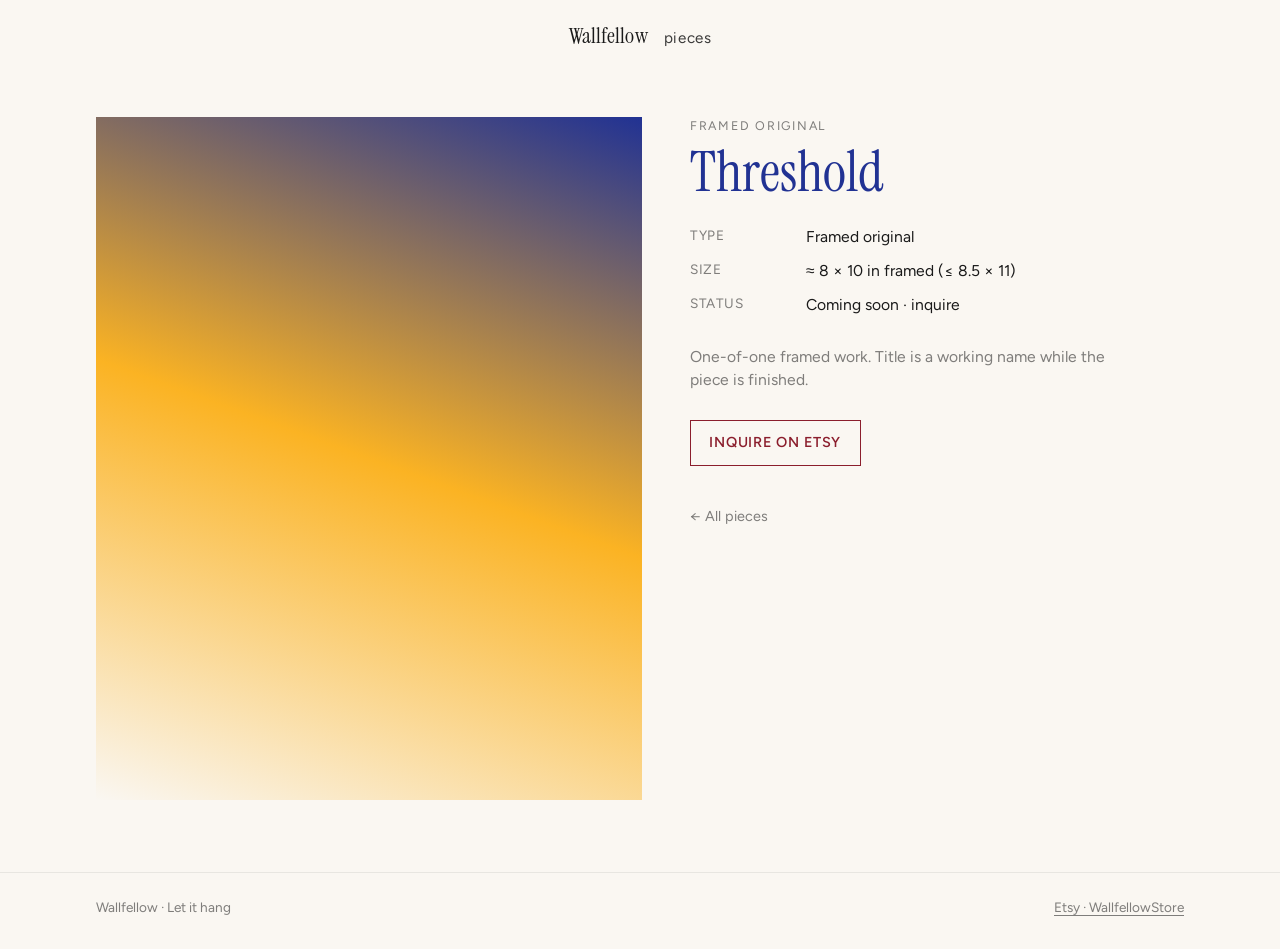
<file: pieces/threshold.html>
<!DOCTYPE html>
<html lang="en">
  <head>
    <meta charset="utf-8" />
    <meta name="viewport" content="width=device-width, initial-scale=1" />
    <title>Threshold — Wallfellow</title>
    <meta name="description" content="Threshold: Framed original from Wallfellow. Coming soon." />
    <link rel="preconnect" href="https://fonts.googleapis.com" />
    <link rel="preconnect" href="https://fonts.gstatic.com" crossorigin />
    <link
      href="https://fonts.googleapis.com/css2?family=Figtree:wght@400;500;600&family=Instrument+Serif:ital@0;1&display=swap"
      rel="stylesheet"
    />
    <link rel="stylesheet" href="../styles.css" />
  </head>
  <body class="page">
    <header class="site-header">
      <a class="wordmark" href="../">Wallfellow</a>
      <a class="nav-link" href="./">Pieces</a>
    </header>

    <main class="page-main">
      <article class="product">
        <div class="product-visual threshold" role="img" aria-label="Color field placeholder for Threshold"></div>
        <div>
          <p class="product-type">Framed original</p>
          <h1 class="product-title">Threshold</h1>
          <ul class="product-facts">
            <li>
              <span class="label">Type</span>
              <span>Framed original</span>
            </li>
            <li>
              <span class="label">Size</span>
              <span>≈ 8 × 10 in framed (≤ 8.5 × 11)</span>
            </li>
            <li>
              <span class="label">Status</span>
              <span>Coming soon · inquire</span>
            </li>
          </ul>
          <p class="product-note">One-of-one framed work. Title is a working name while the piece is finished.</p>
          <a
            class="inquire"
            href="https://www.etsy.com/shop/WallfellowStore"
            rel="noopener noreferrer"
            >Inquire on Etsy</a
          >
          <div>
            <a class="back-link" href="./">← All pieces</a>
          </div>
        </div>
      </article>
    </main>

    <footer class="site-footer">
      <div class="site-footer-inner">
        <span>Wallfellow · Let it hang</span>
        <a href="https://www.etsy.com/shop/WallfellowStore" rel="noopener noreferrer"
          >Etsy · WallfellowStore</a
        >
      </div>
    </footer>
  </body>
</html>
</file>
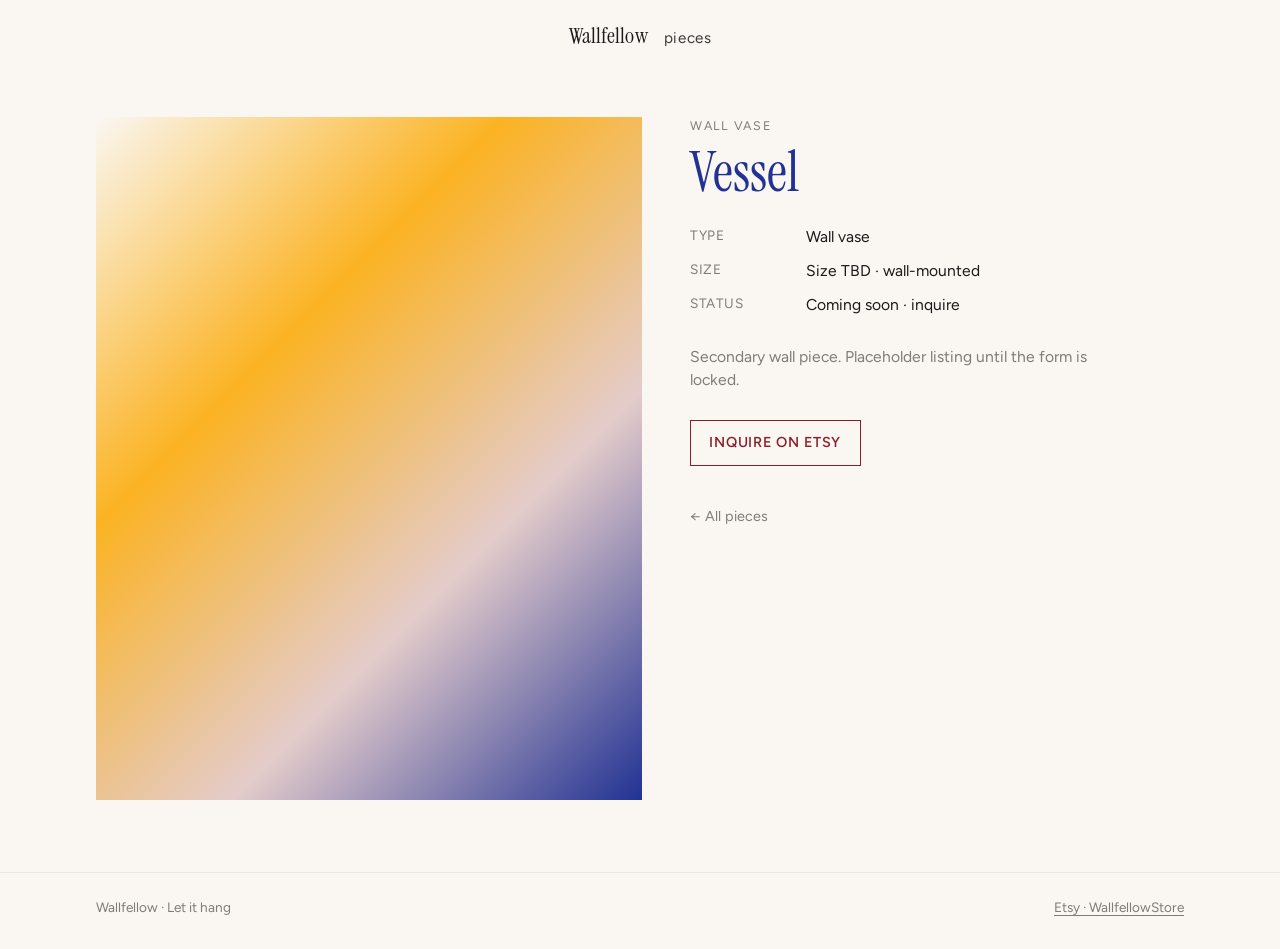
<file: pieces/vessel.html>
<!DOCTYPE html>
<html lang="en">
  <head>
    <meta charset="utf-8" />
    <meta name="viewport" content="width=device-width, initial-scale=1" />
    <title>Vessel — Wallfellow</title>
    <meta name="description" content="Vessel: Wall vase from Wallfellow. Coming soon." />
    <link rel="preconnect" href="https://fonts.googleapis.com" />
    <link rel="preconnect" href="https://fonts.gstatic.com" crossorigin />
    <link
      href="https://fonts.googleapis.com/css2?family=Figtree:wght@400;500;600&family=Instrument+Serif:ital@0;1&display=swap"
      rel="stylesheet"
    />
    <link rel="stylesheet" href="../styles.css" />
  </head>
  <body class="page">
    <header class="site-header">
      <a class="wordmark" href="../">Wallfellow</a>
      <a class="nav-link" href="./">Pieces</a>
    </header>

    <main class="page-main">
      <article class="product">
        <div class="product-visual vessel" role="img" aria-label="Color field placeholder for Vessel"></div>
        <div>
          <p class="product-type">Wall vase</p>
          <h1 class="product-title">Vessel</h1>
          <ul class="product-facts">
            <li>
              <span class="label">Type</span>
              <span>Wall vase</span>
            </li>
            <li>
              <span class="label">Size</span>
              <span>Size TBD · wall-mounted</span>
            </li>
            <li>
              <span class="label">Status</span>
              <span>Coming soon · inquire</span>
            </li>
          </ul>
          <p class="product-note">Secondary wall piece. Placeholder listing until the form is locked.</p>
          <a
            class="inquire"
            href="https://www.etsy.com/shop/WallfellowStore"
            rel="noopener noreferrer"
            >Inquire on Etsy</a
          >
          <div>
            <a class="back-link" href="./">← All pieces</a>
          </div>
        </div>
      </article>
    </main>

    <footer class="site-footer">
      <div class="site-footer-inner">
        <span>Wallfellow · Let it hang</span>
        <a href="https://www.etsy.com/shop/WallfellowStore" rel="noopener noreferrer"
          >Etsy · WallfellowStore</a
        >
      </div>
    </footer>
  </body>
</html>
</file>
<file: styles.css>
:root {
  --mustard: #fbb323;
  --cobalt: #213293;
  --cream: #faf7f2;
  --deep-red: #8b1e2d;
  --ink: #1a1a1a;
  --muted: color-mix(in srgb, var(--ink) 55%, transparent);
  --font-display: "Instrument Serif", "Iowan Old Style", Georgia, serif;
  --font-body: "Figtree", "Avenir Next", "Segoe UI", sans-serif;
  --space: clamp(1.25rem, 4vw, 3rem);
  --max: 68rem;
}

*,
*::before,
*::after {
  box-sizing: border-box;
}

html {
  scroll-behavior: smooth;
}

body {
  margin: 0;
  min-height: 100vh;
  font-family: var(--font-body);
  font-weight: 400;
  color: var(--ink);
  background: var(--cream);
  line-height: 1.5;
  -webkit-font-smoothing: antialiased;
}

a {
  color: inherit;
  text-decoration-thickness: 1px;
  text-underline-offset: 0.22em;
}

a:hover {
  color: var(--deep-red);
}

img {
  max-width: 100%;
  display: block;
}

.site-header {
  display: flex;
  align-items: baseline;
  justify-content: space-between;
  gap: 1rem;
  padding: 1.25rem var(--space);
  max-width: var(--max);
  margin: 0 auto;
}

.site-header a,
.site-header button.nav-link {
  text-decoration: none;
}

.site-nav {
  display: flex;
  align-items: baseline;
  gap: 1.15rem;
}

.wordmark {
  font-family: var(--font-display);
  font-size: 1.35rem;
  font-weight: 400;
  letter-spacing: 0.01em;
  background: none;
  border: 0;
  padding: 0;
  color: inherit;
  line-height: inherit;
}

button.wordmark {
  cursor: pointer;
}

button.wordmark:hover,
button.wordmark:focus-visible {
  /* Cycle control: pointer only — no color/opacity hover */
  opacity: inherit;
  color: inherit;
}

.nav-link {
  font-size: 0.95rem;
  font-weight: 400;
  letter-spacing: 0.04em;
  text-transform: lowercase;
  opacity: 0.85;
  background: none;
  border: 0;
  padding: 0;
  font-family: inherit;
  line-height: inherit;
  color: inherit;
  cursor: pointer;
}

button.nav-link {
  font-weight: 400;
}

.nav-link:hover {
  opacity: 1;
}

/* —— Homepage: one full-bleed composition —— */
.home {
  background: var(--mustard);
  color: var(--cobalt);
  min-height: 100vh;
  display: grid;
  grid-template-rows: auto 1fr auto;
}

.home .site-header {
  max-width: none;
  padding-inline: var(--space);
}

.home .nav-link {
  color: var(--cobalt);
  opacity: 0.75;
}

.home .nav-link:hover {
  color: var(--deep-red);
  opacity: 1;
}

.hero {
  display: flex;
  flex-direction: column;
  justify-content: center;
  align-items: flex-start;
  padding: clamp(2rem, 8vh, 5rem) var(--space) clamp(3rem, 10vh, 6rem);
  max-width: 48rem;
}

.brand {
  margin: 0;
  font-family: var(--font-display);
  font-weight: 400;
  font-size: clamp(3.5rem, 14vw, 8.5rem);
  line-height: 0.92;
  letter-spacing: -0.02em;
  color: var(--cobalt);
}

.tagline {
  margin: 0.85rem 0 0;
  font-family: var(--font-display);
  font-style: italic;
  font-size: clamp(1.35rem, 3.5vw, 2rem);
  color: var(--cobalt);
}

.lede {
  margin: 1.5rem 0 0;
  max-width: 22rem;
  font-size: 1.05rem;
  line-height: 1.45;
  color: color-mix(in srgb, var(--cobalt) 82%, black);
}

.cta {
  margin-top: 2.25rem;
  display: inline-flex;
  align-items: center;
  gap: 0.5rem;
  font-size: 0.95rem;
  font-weight: 560;
  letter-spacing: 0.06em;
  text-transform: uppercase;
  text-decoration: none;
  color: var(--deep-red);
  border-bottom: 1.5px solid color-mix(in srgb, var(--deep-red) 45%, transparent);
  padding-bottom: 0.15rem;
  transition: border-color 0.25s ease, transform 0.25s ease;
}

@media (prefers-reduced-motion: no-preference) {
  .brand {
    animation: rise 0.85s ease-out;
  }

  .tagline {
    animation: rise 0.85s ease-out 0.1s;
  }

  .lede {
    animation: rise 0.85s ease-out 0.18s;
  }

  .cta {
    animation: rise 0.85s ease-out 0.26s;
  }
}

.cta:hover {
  border-color: var(--deep-red);
  transform: translateX(3px);
  color: var(--deep-red);
}

.cta::after {
  content: "→";
  transition: transform 0.25s ease;
}

.cta:hover::after {
  transform: translateX(4px);
}

.home-footer {
  padding: 1.25rem var(--space) 1.75rem;
  font-size: 0.85rem;
  color: color-mix(in srgb, var(--cobalt) 70%, black);
}

.home-footer a {
  color: inherit;
  text-decoration: none;
  border-bottom: 1px solid color-mix(in srgb, var(--cobalt) 25%, transparent);
}

.home-footer a:hover {
  color: var(--deep-red);
  border-color: var(--deep-red);
}

/* —— Experimental: right Memphis scroll band —— */
/* Scoped to .exp-home; remove that class on <body> to disable. */

.exp-home {
  position: relative;
  isolation: isolate;
  overflow-x: clip;
}

/*
  Full-width top nav stays in its original place.
  Header Wallfellow + pieces: solid cobalt.
*/
.exp-home .site-header {
  position: relative;
  z-index: 2;
  mix-blend-mode: normal;
  color: #213293;
}

.exp-home .site-header .wordmark,
.exp-home .site-header .nav-link {
  color: #213293;
}

.exp-home .site-header .nav-link:hover {
  color: #213293;
  opacity: 1;
}

.exp-home .site-header .wordmark:hover,
.exp-home .site-header .wordmark:focus-visible,
.exp-home .site-header .wordmark[aria-pressed="true"] {
  color: #213293;
  opacity: inherit;
}

.exp-home .hero {
  position: relative;
  z-index: 2;
}

.exp-home .home-footer {
  /* No Etsy peek/link in this experiment */
  display: none;
}

.pattern-band {
  display: none;
}

.exp-home .pattern-band {
  display: block;
  position: absolute;
  inset: 0 0 0 33.333%;
  z-index: 0;
  pointer-events: none;
  overflow: hidden;
  opacity: 0;
  visibility: hidden;
  transition: opacity 0.85s ease, visibility 0.85s ease;
  /* Left soft edge + strong fade-out toward top for header readability */
  -webkit-mask-image:
    linear-gradient(to right, transparent 0%, #000 16%, #000 100%),
    linear-gradient(
      to bottom,
      transparent 0,
      transparent 4.5rem,
      #000 11rem,
      #000 100%
    );
  -webkit-mask-composite: source-in;
  mask-image:
    linear-gradient(to right, transparent 0%, #000 16%, #000 100%),
    linear-gradient(
      to bottom,
      transparent 0,
      transparent 4.5rem,
      #000 11rem,
      #000 100%
    );
  mask-composite: intersect;
}

/* Band only shows for active pattern modes — off clears it completely */
.exp-home[data-pattern="memphis"] .pattern-band,
.exp-home[data-pattern="graph"] .pattern-band,
.exp-home[data-pattern="dots"] .pattern-band {
  opacity: 1;
  visibility: visible;
}

/* Taller than wide: hide the scroll band and its top fade.
   Square (1:1) and landscape keep Memphis / graph / dots. */
@media (aspect-ratio < 1 / 1) {
  .exp-home .pattern-band {
    display: none;
  }
}

.pattern-band__layer {
  position: absolute;
  inset: 0;
  opacity: 0;
  transition: opacity 0.85s ease;
}

.exp-home[data-pattern="memphis"] .pattern-band__layer--memphis,
.exp-home[data-pattern="graph"] .pattern-band__layer--graph,
.exp-home[data-pattern="dots"] .pattern-band__layer--dots {
  opacity: 1;
}

.exp-home[data-pattern="off"] .pattern-band__track {
  animation: none !important;
}

/* Four identical tiles. The loop shifts -50% (two tiles).
   One tile is only as tall as the band is wide, so two tiles — one half of
   the loop — stay taller than any square or landscape viewport and the
   shapes never scroll off to leave a mustard gap. */
.pattern-band__track {
  display: flex;
  flex-direction: column;
  flex-wrap: nowrap;
  gap: 0;
  width: 100%;
  margin: 0;
  padding: 0;
  line-height: 0;
  font-size: 0;
  will-change: transform;
}

.pattern-band__tile {
  flex: 0 0 auto;
  display: block;
  width: 100%;
  margin: 0;
  padding: 0;
  border: 0;
  background-repeat: no-repeat;
  background-position: 0 0;
}

.pattern-band__tile--memphis {
  /* SVG 480×480 — 6 equal rows; seam = interior row spacing */
  aspect-ratio: 1 / 1;
  background-image: url("assets/brand/memphis-squiggle-cobalt.svg");
  background-size: 100% 100%;
  opacity: 0.92;
}

.pattern-band__tile--graph {
  /* Half previous cell size: tile at 50% and repeat */
  aspect-ratio: 1 / 1;
  background-image: url("assets/brand/graph-paper-cobalt.svg");
  background-repeat: repeat;
  background-size: 50% 50%;
  opacity: 1;
}

.pattern-band__tile--dots {
  aspect-ratio: 1 / 1;
  background-image: url("assets/brand/dot-grid-cobalt.svg");
  background-repeat: repeat;
  background-size: 50% 50%;
  opacity: 1;
}

@media (prefers-reduced-motion: no-preference) {
  /* Twice the old two-tile durations: the loop now travels two tiles, same speed. */
  .exp-home .pattern-band__track {
    animation: pattern-credits 144s linear infinite;
  }

  .exp-home .pattern-band__track--graph {
    animation-duration: 112s;
  }

  .exp-home .pattern-band__track--dots {
    animation-duration: 128s;
  }
}

@keyframes pattern-credits {
  from {
    transform: translate3d(0, 0, 0);
  }
  to {
    transform: translate3d(0, -50%, 0);
  }
}

@keyframes rise {
  from {
    transform: translateY(0.7rem);
    filter: blur(2px);
  }
  to {
    transform: translateY(0);
    filter: blur(0);
  }
}

@media (prefers-reduced-motion: reduce) {
  .cta,
  .cta::after {
    transition: none;
  }

  .pattern-band__layer {
    transition: none;
  }

  .exp-home .pattern-band__track {
    animation: none !important;
  }
}

/* —— Inner pages —— */
.page {
  min-height: 100vh;
  display: flex;
  flex-direction: column;
}

.page-main {
  flex: 1;
  width: min(100% - 2 * var(--space), var(--max));
  margin: 0 auto;
  padding: clamp(1.5rem, 5vh, 3.5rem) 0 clamp(3rem, 8vh, 5rem);
}

.page-kicker {
  margin: 0 0 0.5rem;
  font-size: 0.8rem;
  letter-spacing: 0.12em;
  text-transform: uppercase;
  color: var(--muted);
}

.page-title {
  margin: 0;
  font-family: var(--font-display);
  font-weight: 400;
  font-size: clamp(2.4rem, 6vw, 3.75rem);
  line-height: 1.05;
  color: var(--cobalt);
}

.page-intro {
  margin: 1rem 0 0;
  max-width: 32rem;
  color: var(--muted);
  font-size: 1.05rem;
}

.piece-grid {
  list-style: none;
  margin: 2.75rem 0 0;
  padding: 0;
  display: grid;
  grid-template-columns: repeat(auto-fill, minmax(14rem, 1fr));
  gap: 1.75rem 1.25rem;
}

.piece-grid a {
  text-decoration: none;
  display: block;
}

.piece-swatch {
  aspect-ratio: 4 / 5;
  background: linear-gradient(
    160deg,
    var(--mustard) 0%,
    color-mix(in srgb, var(--mustard) 70%, var(--cream)) 45%,
    var(--cobalt) 100%
  );
  margin-bottom: 0.85rem;
  transition: transform 0.35s ease;
}

.piece-grid a:nth-child(2) .piece-swatch {
  background: linear-gradient(165deg, var(--cobalt) 0%, #3a4db8 55%, var(--mustard) 100%);
}

.piece-grid a:nth-child(3) .piece-swatch {
  background: linear-gradient(20deg, var(--cream) 0%, var(--mustard) 55%, var(--cobalt) 100%);
}

.piece-grid a:nth-child(4) .piece-swatch {
  background: linear-gradient(200deg, #1a2670 0%, var(--cobalt) 40%, var(--mustard) 100%);
}

.piece-grid a:nth-child(5) .piece-swatch {
  background: radial-gradient(circle at 40% 35%, var(--mustard) 0%, var(--cobalt) 70%);
}

.piece-grid a:nth-child(6) .piece-swatch {
  background: linear-gradient(135deg, var(--cream) 10%, var(--mustard) 45%, #8b1e2d22 70%, var(--cobalt) 100%);
}

.piece-grid a:hover .piece-swatch {
  transform: translateY(-4px);
}

.piece-name {
  font-family: var(--font-display);
  font-size: 1.35rem;
  color: var(--cobalt);
  margin: 0;
}

.piece-meta {
  margin: 0.2rem 0 0;
  font-size: 0.9rem;
  color: var(--muted);
}

.site-footer {
  padding: 1.5rem var(--space) 2rem;
  border-top: 1px solid color-mix(in srgb, var(--ink) 8%, transparent);
  font-size: 0.85rem;
  color: var(--muted);
}

.site-footer-inner {
  max-width: var(--max);
  margin: 0 auto;
  display: flex;
  flex-wrap: wrap;
  gap: 0.75rem 1.5rem;
  justify-content: space-between;
}

.site-footer a:hover {
  color: var(--deep-red);
}

/* —— Product detail —— */
.product {
  display: grid;
  gap: clamp(1.75rem, 4vw, 3rem);
  align-items: start;
}

@media (min-width: 720px) {
  .product {
    grid-template-columns: minmax(0, 1.05fr) minmax(0, 0.95fr);
  }

  /* Real listing with no photograph: one text column, no stand-in image. */
  .product.product-text {
    grid-template-columns: minmax(0, 36rem);
  }
}

.product-figure {
  margin: 0;
}

.product-figure img {
  width: 100%;
  height: auto;
  display: block;
  background: var(--cream);
}

.product-caption {
  margin: 0.7rem 0 0;
  max-width: 28rem;
  font-size: 0.85rem;
  color: var(--muted);
}

.product-visual {
  aspect-ratio: 4 / 5;
  background: var(--mustard);
  min-height: 16rem;
}

.product-visual.ledge {
  background: linear-gradient(160deg, var(--mustard), color-mix(in srgb, var(--mustard) 65%, white), var(--cobalt));
}

.product-visual.drift {
  background: linear-gradient(165deg, var(--cobalt), #3a4db8, var(--mustard));
}

.product-visual.threshold {
  background: linear-gradient(20deg, var(--cream), var(--mustard), var(--cobalt));
}

.product-visual.ember {
  background: linear-gradient(200deg, #1a2670, var(--cobalt), var(--mustard));
}

.product-visual.ring {
  background: radial-gradient(circle at 40% 35%, var(--mustard), var(--cobalt) 72%);
}

.product-visual.vessel {
  background: linear-gradient(135deg, var(--cream), var(--mustard), #8b1e2d33, var(--cobalt));
}

.product-type {
  margin: 0 0 0.4rem;
  font-size: 0.78rem;
  letter-spacing: 0.14em;
  text-transform: uppercase;
  color: var(--muted);
}

.product-title {
  margin: 0;
  font-family: var(--font-display);
  font-weight: 400;
  font-size: clamp(2.5rem, 6vw, 3.5rem);
  line-height: 1.05;
  color: var(--cobalt);
}

.product-facts {
  list-style: none;
  margin: 1.5rem 0 0;
  padding: 0;
  display: grid;
  gap: 0.65rem;
  font-size: 0.98rem;
}

.product-facts li {
  display: grid;
  grid-template-columns: 6.5rem 1fr;
  gap: 0.75rem;
}

.product-facts dt,
.product-facts .label {
  color: var(--muted);
  font-size: 0.85rem;
  letter-spacing: 0.04em;
  text-transform: uppercase;
}

.product-note {
  margin: 1.75rem 0 0;
  max-width: 28rem;
  color: var(--muted);
  font-size: 0.98rem;
}

.inquire {
  display: inline-block;
  margin-top: 1.75rem;
  padding: 0.7rem 1.15rem;
  background: transparent;
  color: var(--deep-red);
  border: 1.5px solid var(--deep-red);
  font-family: var(--font-body);
  font-size: 0.9rem;
  font-weight: 560;
  letter-spacing: 0.05em;
  text-transform: uppercase;
  text-decoration: none;
  transition: background 0.2s ease, color 0.2s ease;
}

.inquire:hover {
  background: var(--deep-red);
  color: var(--cream);
}

.back-link {
  display: inline-block;
  margin-top: 2.5rem;
  font-size: 0.9rem;
  color: var(--muted);
  text-decoration: none;
}

.back-link:hover {
  color: var(--deep-red);
}
</file>
